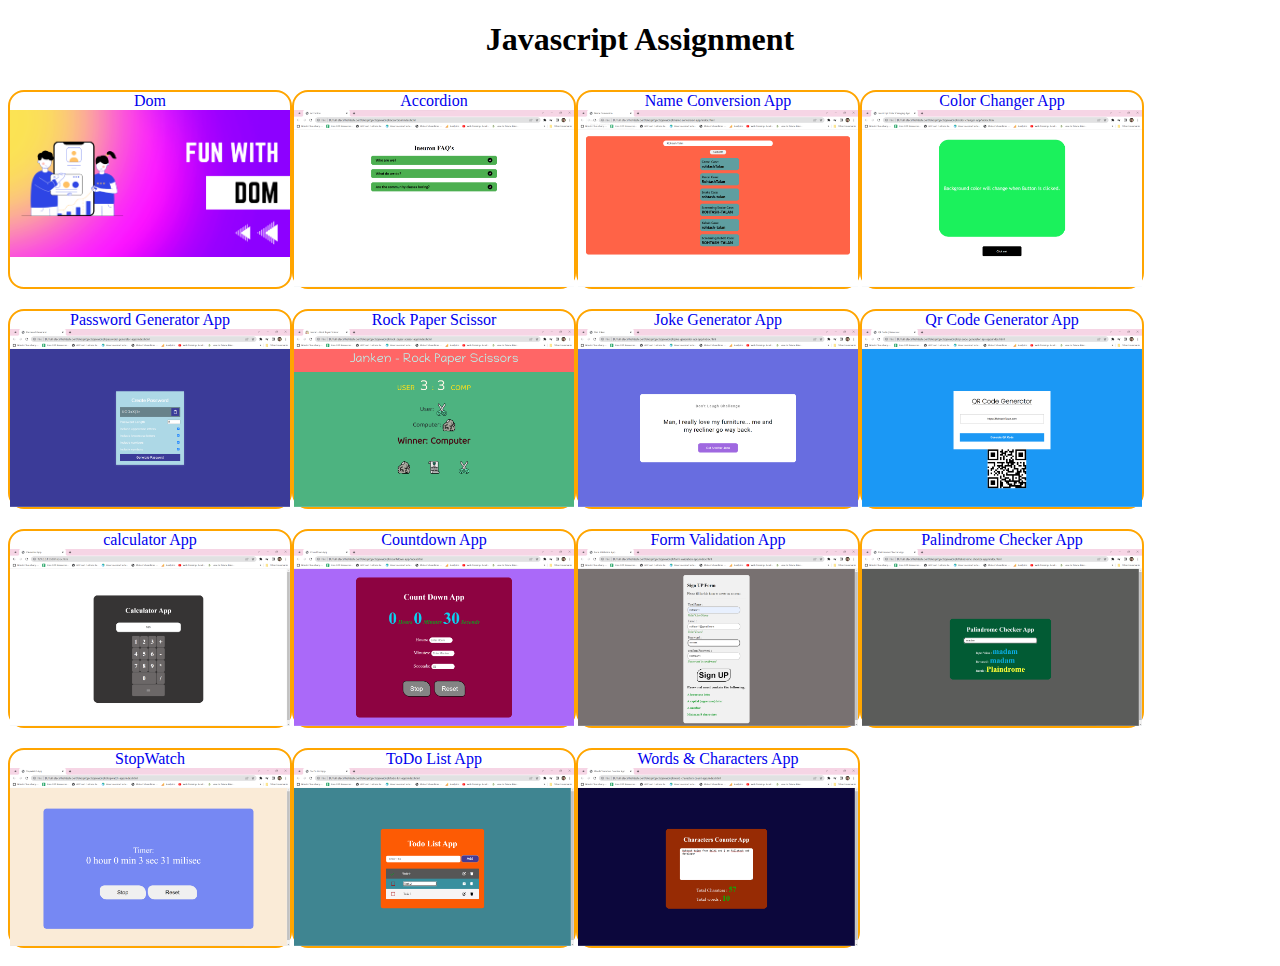
<file: javascript-assignments/index.html>
<!DOCTYPE html>
<html lang="en">
<head>
    <meta charset="UTF-8">
    <meta http-equiv="X-UA-Compatible" content="IE=edge">
    <meta name="viewport" content="width=device-width, initial-scale=1.0">
    <title>Javascript Assignment</title>
    <style>
        body{
            text-align: center;
        }
        div {
            display: flex;
            flex-wrap: wrap;
        }

        a {
            display: flex;
            flex-direction: column;
            text-align: center;
            text-decoration: none;
            margin: 10px 0;
            border: 2px solid orange;
            border-radius: 16px;
        }
    </style>
</head>

<body>
    <h1>Javascript Assignment</h1>
<div>
   <a href="https://github.com/RohtashTalan/ineuron-javascript-assignment/tree/master/dom-task" target="_blank" rel="noopener noreferrer"> Dom <img src="./dom-task/thumbnail.png" style="max-width: 280px;" /></a>
    <a href="/accordion/"> Accordion <img src="./accordion/screenshot.png" style="max-width: 280px;"></a>
    <a href="/name-conversion-app/"> Name Conversion App <img src="./name-conversion-app/screenshot.png" style="max-width: 280px;"></a>
    <a href="/color-changer-app/"> Color Changer App <img src="./color-changer-app/screenshot.png" style="max-width: 280px;"></a>
    <a href="/password-generator-app/"> Password Generator App <img src="./password-generator-app/screenshot.png"
            style="max-width: 280px;"></a>
    <a href="/rock-paper-scissor-app/"> Rock Paper Scissor <img src="./rock-paper-scissor-app/screenshot.png"
            style="max-width: 280px;"></a>
    <a href="/joke-generator-api-app/"> Joke Generator App <img src="./joke-generator-api-app/screenshot.png"
            style="max-width: 280px;"></a>
    <a href="/qr-code-generator-api-app/"> Qr Code Generator App<img src="./qr-code-generator-api-app/screenshot.png"
            style="max-width: 280px;"></a>
    <a href="/calculator-app/"> calculator App <img src="./calculator-app/screenshot.png" style="max-width: 280px;"></a>
    <a href="/countdown-app/"> Countdown App <img src="./countdown-app/screenshot.png" style="max-width: 280px;"></a>
    <a href="/form-validation-app/"> Form Validation App <img src="./form-validation-app/screenshot.png" style="max-width: 280px;"></a>
    <a href="/Palindrome-checker-app/"> Palindrome Checker App<img src="./Palindrome-checker-app/screenshot.png"
            style="max-width: 280px;"></a>
    <a href="/stopwatch-app/"> StopWatch <img src="./stopwatch-app/screenshot.png" style="max-width: 280px;"></a>
    <a href="/todo-list-app/"> ToDo List App <img src="./todo-list-app/screenshot.png" style="max-width: 280px;"></a>
    <a href="/word-characters-count-app/"> Words & Characters App <img src="./word-characters-count-app/screenshot.png"
            style="max-width: 280px;"></a>
</div>

</body>

</html>
</file>
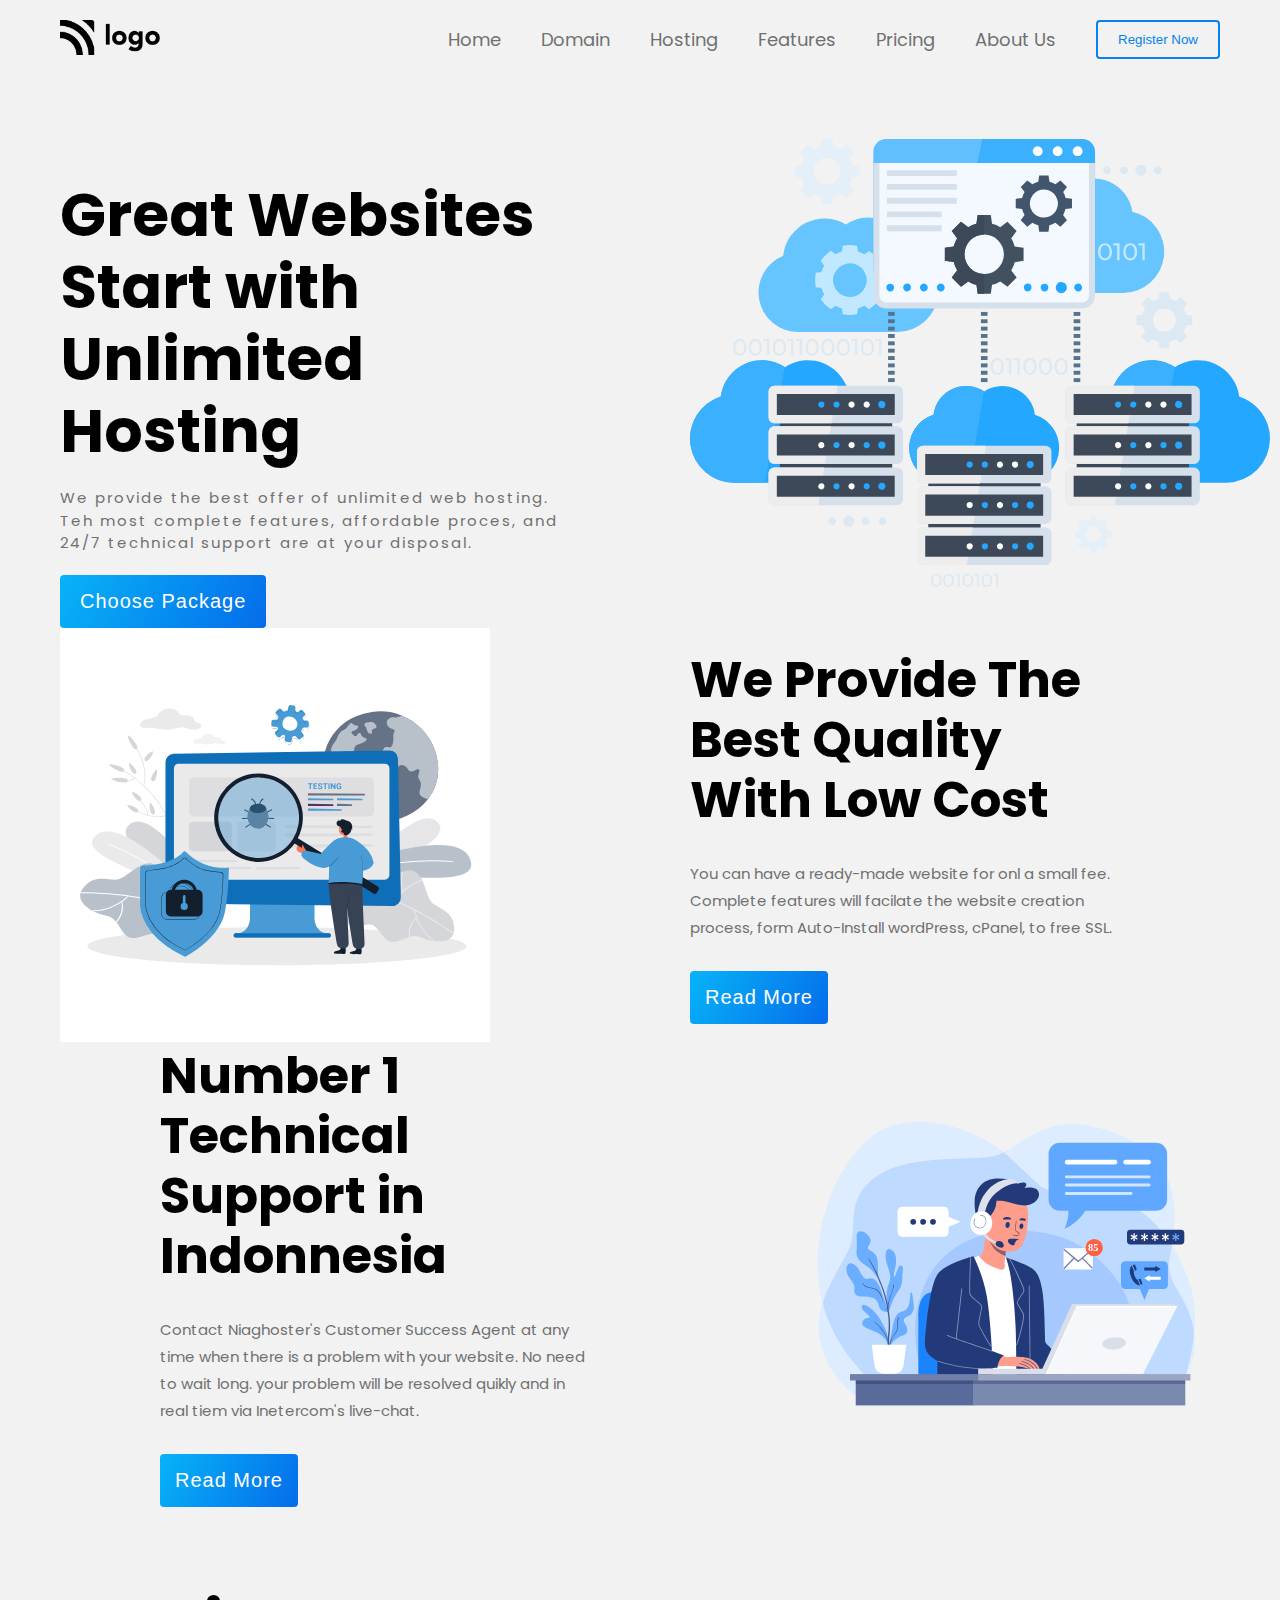
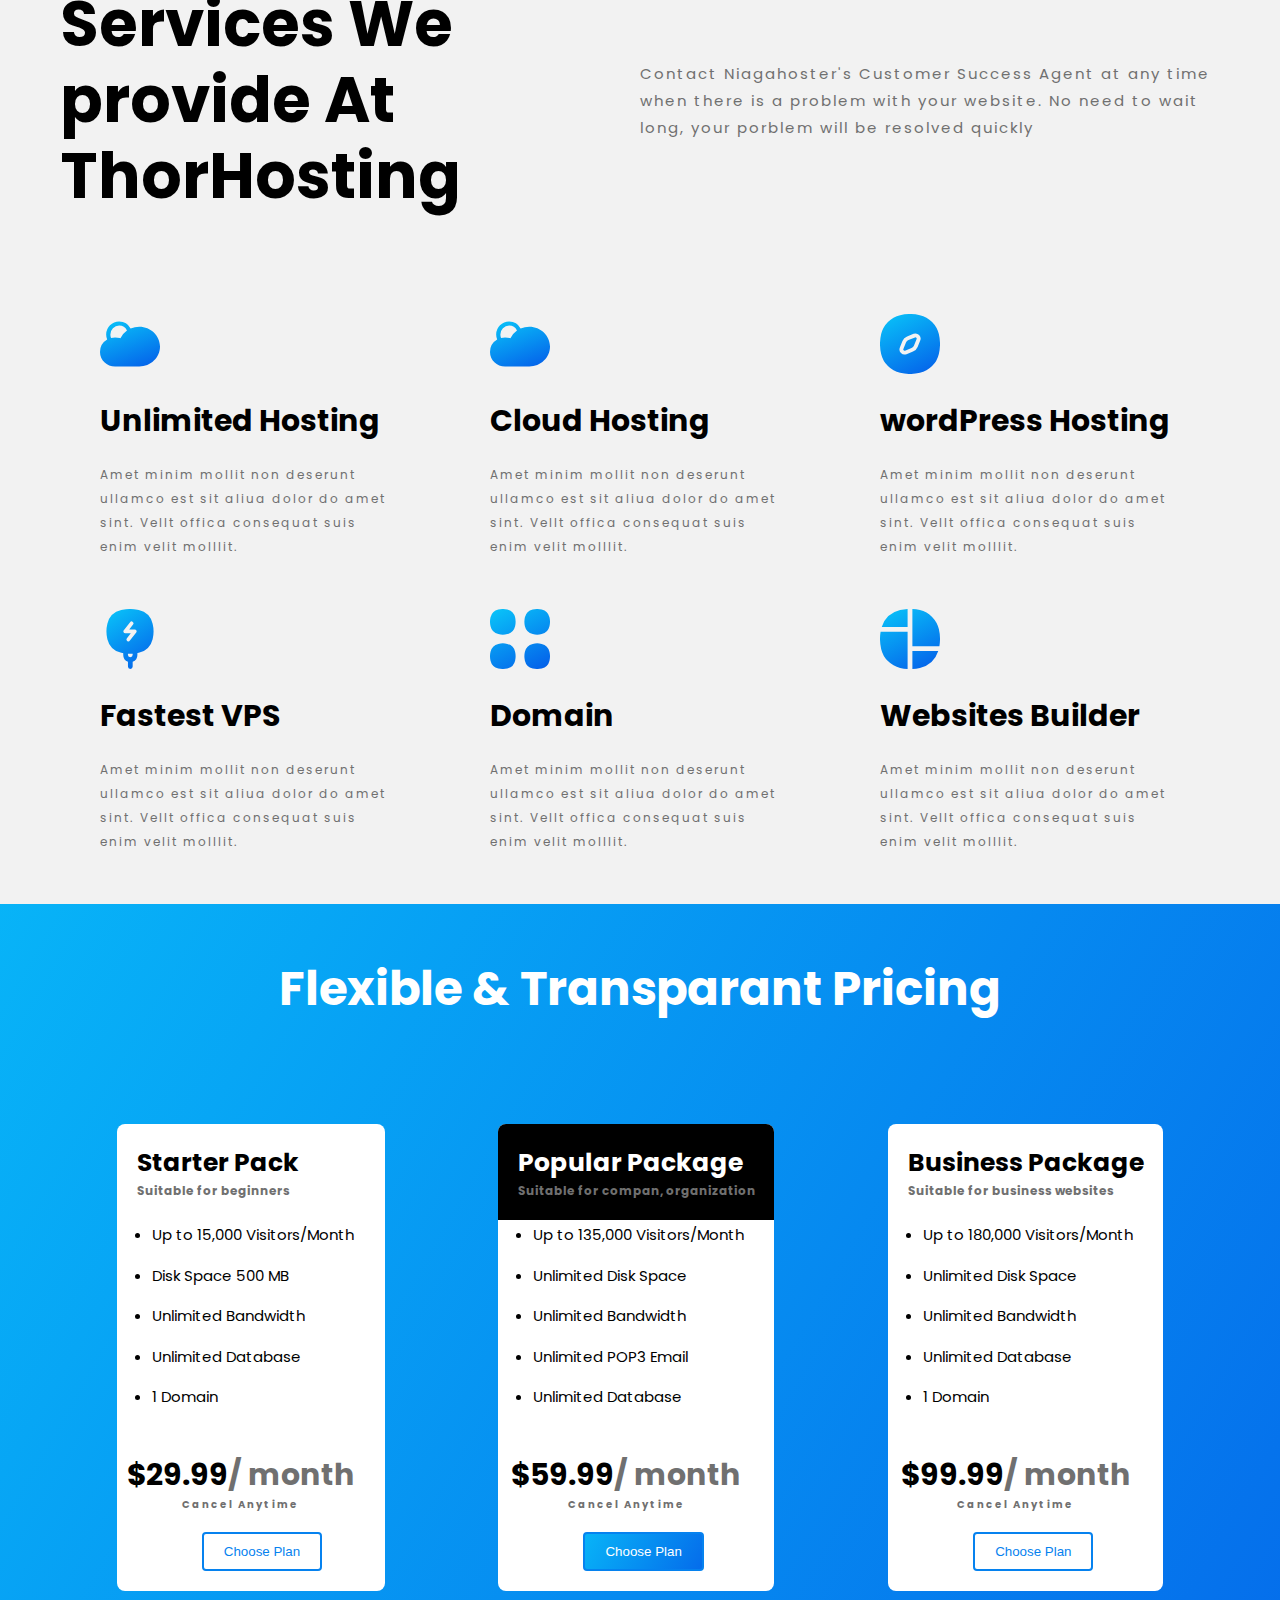
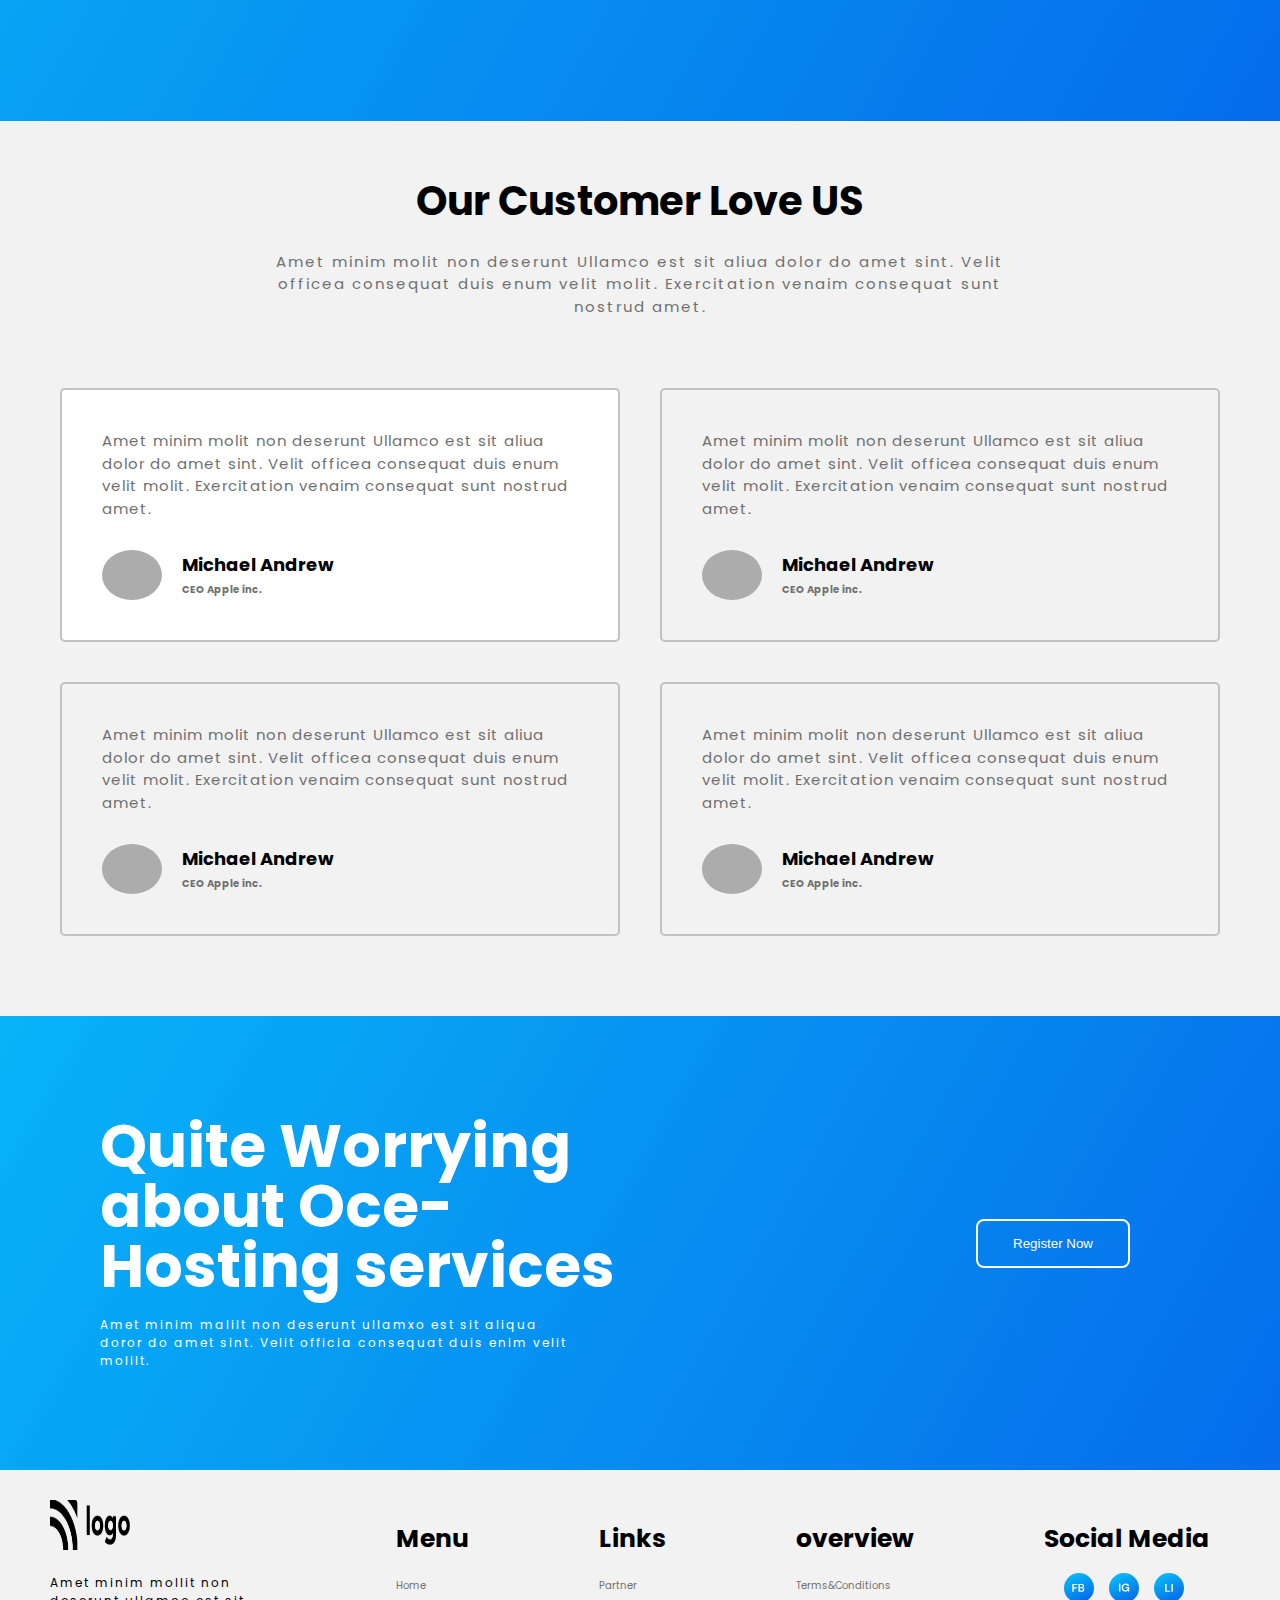
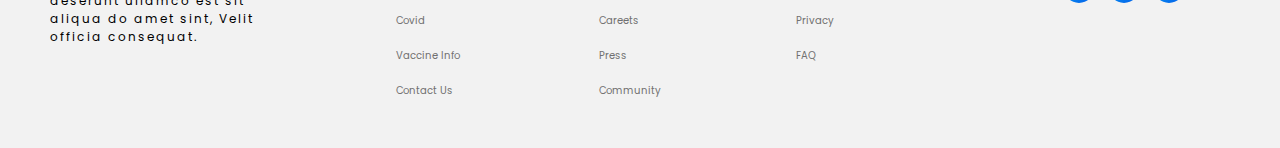
<file: css-assignments/live-class-project-11/index.html>
<!DOCTYPE html>
<html lang="en">
<head>
    <meta charset="UTF-8">
    <meta http-equiv="X-UA-Compatible" content="IE=edge">
    <meta name="viewport" content="width=device-width, initial-scale=1.0">
    <title>Hosting Landing Page</title>
    <link rel="stylesheet" href="style.css">
</head>

<body>
    <!-- Header -->
    <header aria-label="header" class="flex container">
        <div class="logo">
            <img src="./images/Logo.png" alt="logo">
        </div>
        <nav aria-label="navigation" class="flex">
            <ul class="nav-list flex">
                <li class="nav-list-link"><a href="#">Home</a></li>
                <li class="nav-list-link"><a href="#">Domain</a></li>
                <li class="nav-list-link"><a href="#">Hosting</a></li>
                <li class="nav-list-link"><a href="#">Features</a></li>
                <li class="nav-list-link"><a href="#">Pricing</a></li>
                <li class="nav-list-link"><a href="#">About Us</a></li>
            </ul>
            <button class="nav-button" type="button">Register Now</button>
        </nav>
    </header>
    <!-- hero -->
    <section class="hero container flex" aria-label="hero">
        <div class="hero-left flex">
            <h1 class="hero-left-heading">
                Great Websites Start with Unlimited <br>
                Hosting
            </h1>
            <p class="hero-left-details">
                We provide the best offer of unlimited web hosting. Teh most
                complete features, affordable proces, and 24/7 technical
                support are at your disposal.
            </p>
            <button class="hero-left-button btn">Choose Package</button>
        </div>
        <div class="hero-right">
            <img src="./images/hero.svg" alt="hero image">
        </div>
    </section>

    <section aria-label="about" class="about container flex">
        <div class="about-left">
            <img src="./images/test.svg" alt="testing image">
        </div>
        <div class="about-right">
            <h2 class="section-heading">
                We Provide The Best Quality With Low Cost
            </h2>
            <p class="section-discription">
                You can have a ready-made website for onl a small fee.
                Complete features will facilate the website creation
                process, form Auto-Install wordPress, cPanel, to free SSL.
            </p>
            <button class="btn">Read More</button>
        </div>
    </section>

    <section aria-label="support" class="support container flex">
        <div class="support-left">
            <h2 class="section-heading">
                Number 1 Technical Support in Indonnesia
            </h2>
            <p class="section-discription">
                Contact Niaghoster's Customer Success Agent at any time when
                there is a problem with your website. No need to wait long.
                your problem will be resolved quikly and in real tiem via
                Inetercom's live-chat.
            </p>
            <button class="btn">Read More</button>
        </div>
        <div class="support-right">
            <img src="./images/technicalsupportillustration.svg" alt="technical support illustration">
        </div>
    </section>
    <section aria-label="services" class="services container">
        <div class="services-part1 flex">
            <h2 class="section-heading">
                Services We provide At ThorHosting
            </h2>
            <p class="section-discription">
                Contact Niagahoster's Customer Success Agent at any time
                when there is a problem with your website. No need to wait
                long, your porblem will be resolved quickly
            </p>
        </div>
        <div class="services-cards">
            <div class="services-card">
                <div class="services-card-logo">
                    <img src="./images/cloud.svg" alt="cloud">
                </div>
                <div class="services-card-heading">
                    <h3>Unlimited Hosting</h3>
                </div>
                <div class="services-card-description">
                    <p>
                        Amet minim mollit non deserunt ullamco est sit aliua
                        dolor do amet sint. Vellt offica consequat suis enim
                        velit molllit.
                    </p>
                </div>
            </div>

            <div class="services-card">
                <div class="services-card-logo">
                    <img src="./images/cloud.svg" alt="cloud">
                </div>
                <div class="services-card-heading">
                    <h3>Cloud Hosting</h3>
                </div>
                <div class="services-card-description">
                    <p>
                        Amet minim mollit non deserunt ullamco est sit aliua
                        dolor do amet sint. Vellt offica consequat suis enim
                        velit molllit.
                    </p>
                </div>
            </div>
            <div class="services-card">
                <div class="services-card-logo">
                    <img src="./images/hosting.svg" alt="hosting">
                </div>
                <div class="services-card-heading">
                    <h3>wordPress Hosting</h3>
                </div>
                <div class="services-card-description">
                    <p>
                        Amet minim mollit non deserunt ullamco est sit aliua
                        dolor do amet sint. Vellt offica consequat suis enim
                        velit molllit.
                    </p>
                </div>
            </div>
            <div class="services-card">
                <div class="services-card-logo">
                    <img src="./images/vps.svg" alt="vps">
                </div>
                <div class="services-card-heading">
                    <h3>Fastest VPS</h3>
                </div>
                <div class="services-card-description">
                    <p>
                        Amet minim mollit non deserunt ullamco est sit aliua
                        dolor do amet sint. Vellt offica consequat suis enim
                        velit molllit.
                    </p>
                </div>
            </div>
            <div class="services-card">
                <div class="services-card-logo">
                    <img src="./images/domain.svg" alt="domain">
                </div>
                <div class="services-card-heading">
                    <h3>Domain</h3>
                </div>
                <div class="services-card-description">
                    <p>
                        Amet minim mollit non deserunt ullamco est sit aliua
                        dolor do amet sint. Vellt offica consequat suis enim
                        velit molllit.
                    </p>
                </div>
            </div>

            <div class="services-card">
                <div class="services-card-logo">
                    <img src="./images/website-builder.svg" alt="website-builder">
                </div>
                <div class="services-card-heading">
                    <h3>Websites Builder</h3>
                </div>
                <div class="services-card-description">
                    <p>
                        Amet minim mollit non deserunt ullamco est sit aliua
                        dolor do amet sint. Vellt offica consequat suis enim
                        velit molllit.
                    </p>
                </div>
            </div>
        </div>
    </section>

    <section aria-label="pricing" class="pricing container">
        <div class="pricing-heading">
            <h3>Flexible &amp; Transparant Pricing</h3>
        </div>
        <div class="Pricing-cards">
            <div class="pricing-card">
                <div class="pricing-card-heading">
                    <h3>Starter Pack</h3>
                    <h4>Suitable for beginners</h4>
                </div>

                <div class="pricing-features">
                    <ul class="pricing-features-list">
                        <li>Up to 15,000 Visitors/Month</li>
                        <li>Disk Space 500 MB</li>
                        <li>Unlimited Bandwidth</li>
                        <li>Unlimited Database</li>
                        <li>1 Domain</li>
                    </ul>
                </div>
                <div class="pricing-month">
                    <h4>$29.99<span>/ month</span></h4>
                    <h5>Cancel Anytime</h5>
                </div>
                <button class="nav-button button" type="button">
                    Choose Plan
                </button>
            </div>
            <div class="pricing-card">
                <div class="pricing-card-heading pricing-card-heading-active">
                    <h3>Popular Package</h3>
                    <h4>Suitable for compan, organization</h4>
                </div>

                <div class="pricing-features">
                    <ul class="pricing-features-list">
                        <li>Up to 135,000 Visitors/Month</li>
                        <li>Unlimited Disk Space</li>
                        <li>Unlimited Bandwidth</li>
                        <li>Unlimited POP3 Email</li>
                        <li>Unlimited Database</li>
                    </ul>
                </div>
                <div class="pricing-month">
                    <h4>$59.99<span>/ month</span></h4>
                    <h5>Cancel Anytime</h5>
                </div>
                <button class="nav-button button button-active" type="button">
                    Choose Plan
                </button>
            </div>
            <div class="pricing-card">
                <div class="pricing-card-heading">
                    <h3>Business Package</h3>
                    <h4>Suitable for business websites</h4>
                </div>

                <div class="pricing-features">
                    <ul class="pricing-features-list">
                        <li>Up to 180,000 Visitors/Month</li>
                        <li>Unlimited Disk Space</li>
                        <li>Unlimited Bandwidth</li>
                        <li>Unlimited Database</li>
                        <li>1 Domain</li>
                    </ul>
                </div>
                <div class="pricing-month">
                    <h4>$99.99<span>/ month</span></h4>
                    <h5>Cancel Anytime</h5>
                </div>
                <button class="nav-button button" type="button">
                    Choose Plan
                </button>
            </div>
        </div>
    </section>

    <section aria-label="review" class="review container flex">
        <div class="review-heading">
            <h3>Our Customer Love US</h3>
            <p>
                Amet minim molit non deserunt Ullamco est sit aliua dolor do
                amet sint. Velit officea consequat duis enum velit molit.
                Exercitation venaim consequat sunt nostrud amet.
            </p>
        </div>
        <div class="review-cards">
            <div class="review-card review-card-active">
                <div class="review-card-discription">
                    <p>
                        Amet minim molit non deserunt Ullamco est sit aliua
                        dolor do amet sint. Velit officea consequat duis
                        enum velit molit. Exercitation venaim consequat sunt
                        nostrud amet.
                    </p>
                </div>
                <div class="review-card-profile flex">
                    <span></span>
                    <div class="profile-detail">
                        <h4>Michael Andrew</h4>
                        <h5>CEO Apple inc.</h5>
                    </div>
                </div>
            </div>
            <div class="review-card">
                <div class="review-card-discription">
                    <p>
                        Amet minim molit non deserunt Ullamco est sit aliua
                        dolor do amet sint. Velit officea consequat duis
                        enum velit molit. Exercitation venaim consequat sunt
                        nostrud amet.
                    </p>
                </div>
                <div class="review-card-profile flex">
                    <span></span>
                    <div class="profile-detail">
                        <h4>Michael Andrew</h4>
                        <h5>CEO Apple inc.</h5>
                    </div>
                </div>
            </div>
            <div class="review-card">
                <div class="review-card-discription">
                    <p>
                        Amet minim molit non deserunt Ullamco est sit aliua
                        dolor do amet sint. Velit officea consequat duis
                        enum velit molit. Exercitation venaim consequat sunt
                        nostrud amet.
                    </p>
                </div>
                <div class="review-card-profile flex">
                    <span></span>
                    <div class="profile-detail">
                        <h4>Michael Andrew</h4>
                        <h5>CEO Apple inc.</h5>
                    </div>
                </div>
            </div>
            <div class="review-card">
                <div class="review-card-discription">
                    <p>
                        Amet minim molit non deserunt Ullamco est sit aliua
                        dolor do amet sint. Velit officea consequat duis
                        enum velit molit. Exercitation venaim consequat sunt
                        nostrud amet.
                    </p>
                </div>
                <div class="review-card-profile flex">
                    <span></span>
                    <div class="profile-detail">
                        <h4>Michael Andrew</h4>
                        <h5>CEO Apple inc.</h5>
                    </div>
                </div>
            </div>
        </div>
    </section>
    <section class="register flex">
        <div class="register-left">
            <h3>Quite Worrying about Oce-Hosting services</h3>
            <p>
                Amet minim malilt non deserunt ullamxo est sit aliqua doror
                do amet sint. Velit officia consequat duis enim velit
                molilt.
            </p>
        </div>
        <div class="register-right">
            <button type="button" class="register-button">
                Register Now
            </button>
        </div>
    </section>

    <!-- footer -->
    <footer aria-label="footer">
        <div class="footer-logo">
            <img src="./images/Logo.png" alt="logo">
            <p>
                Amet minim mollit non deserunt ullamco est sit aliqua do
                amet sint, Velit officia consequat.
            </p>
        </div>
        <div class="footer-menu">
            <h3 class="footer-menu-heading">Menu</h3>
            <ul class="footer-menu-list">
                <li class="footer-menu-list-item">
                    <a href="#">Home</a>
                </li>
                <li class="footer-menu-list-item">
                    <a href="#">Covid</a>
                </li>
                <li class="footer-menu-list-item">
                    <a href="#">Vaccine Info</a>
                </li>
                <li class="footer-menu-list-item">
                    <a href="#">Contact Us</a>
                </li>
            </ul>
        </div>
        <div class="footer-menu">
            <h3 class="footer-menu-heading">Links</h3>
            <ul class="footer-menu-list">
                <li class="footer-menu-list-item">
                    <a href="#">Partner</a>
                </li>
                <li class="footer-menu-list-item">
                    <a href="#">Careets</a>
                </li>
                <li class="footer-menu-list-item">
                    <a href="#">Press</a>
                </li>
                <li class="footer-menu-list-item">
                    <a href="#">Community</a>
                </li>
            </ul>
        </div>
        <div class="footer-menu">
            <h3 class="footer-menu-heading">overview</h3>
            <ul class="footer-menu-list">
                <li class="footer-menu-list-item">
                    <a href="#">Terms&amp;Conditions</a>
                </li>
                <li class="footer-menu-list-item">
                    <a href="#">Privacy</a>
                </li>
                <li class="footer-menu-list-item"><a href="#">FAQ</a></li>
            </ul>
        </div>
        <div class="footer-menu">
            <h3 class="footer-menu-heading">Social Media</h3>
            <ul class="footer-menu-social-list">
                <li class="footer-menu-social-list-items">
                    <a href="#"><img src="./images/fb.svg" alt="FB"></a>
                </li>
                <li class="footer-menu-social-list-items">
                    <a href="#"><img src="./images/ig.svg" alt="IG"></a>
                </li>
                <li class="footer-menu-social-list-items">
                    <a href="#"><img src="./images/li.svg" alt="li"></a>
                </li>
            </ul>
        </div>
    </footer>


</body>

</html>
</file>
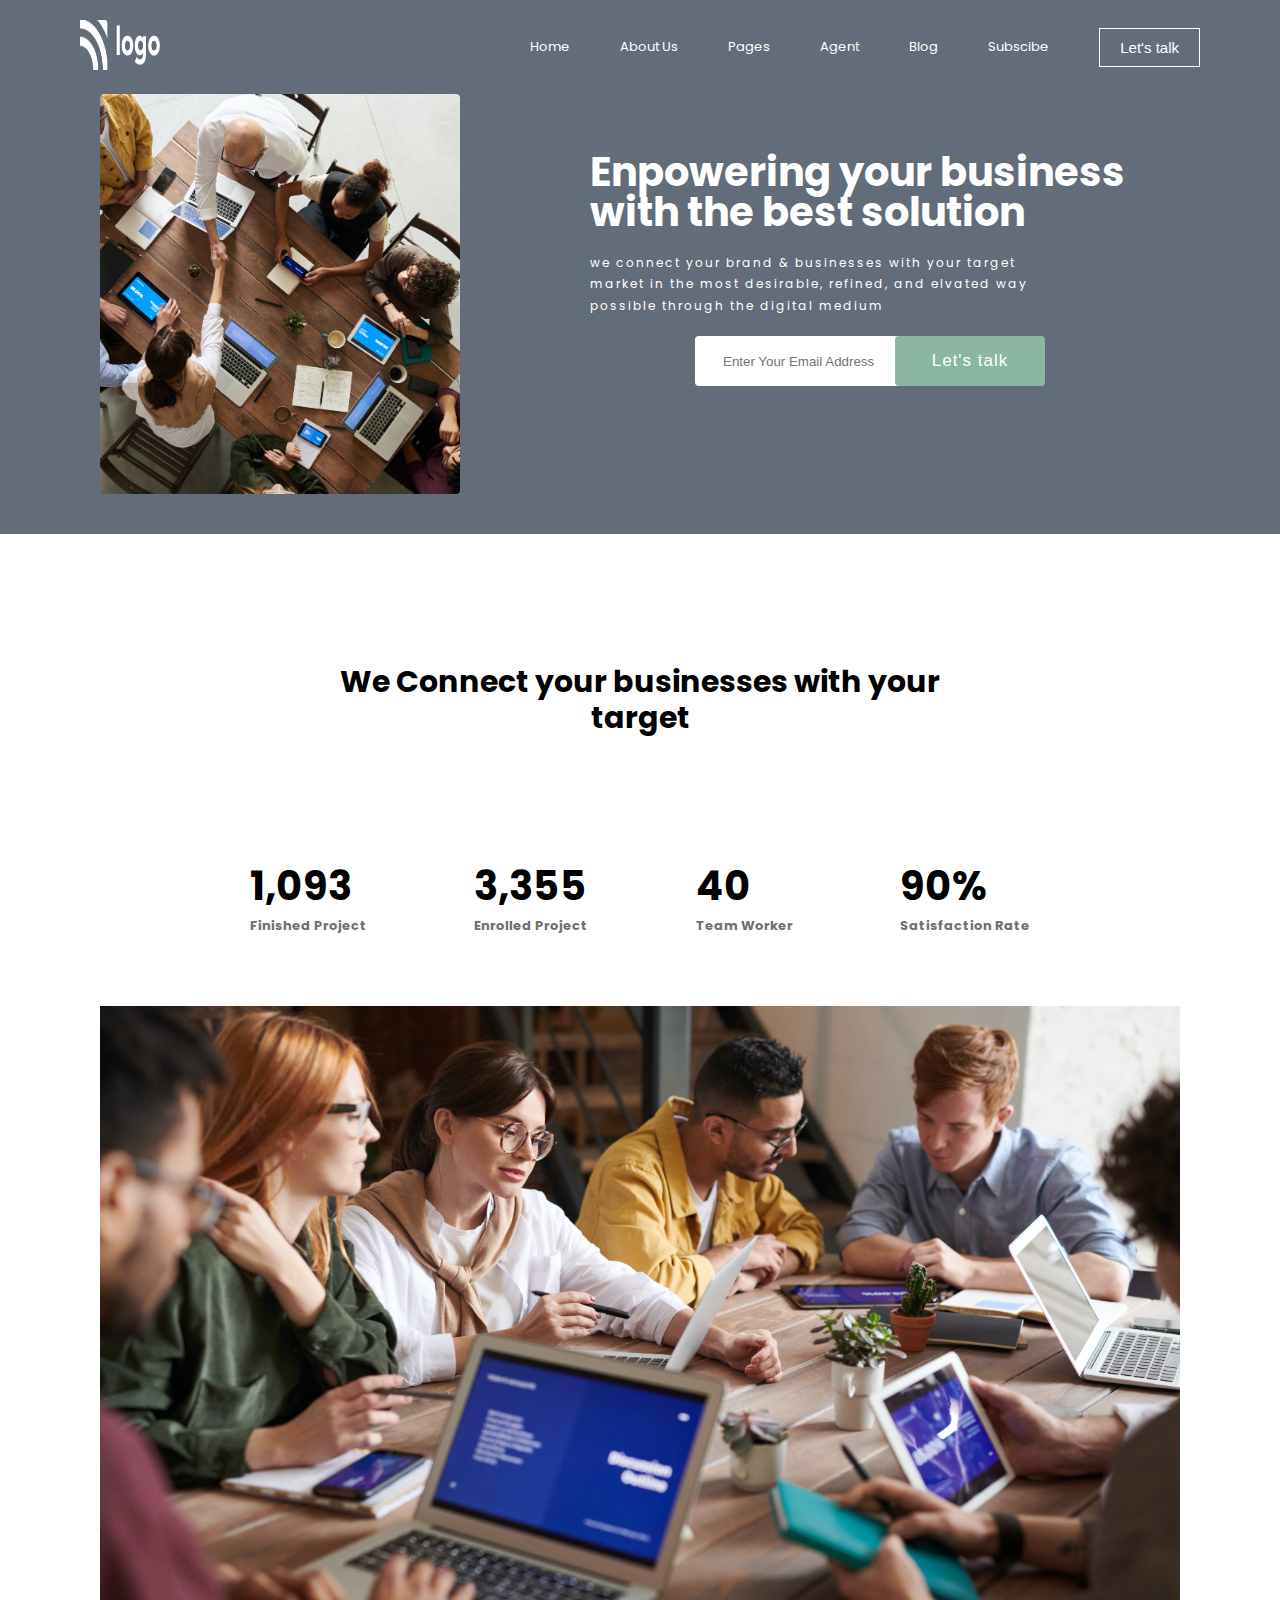
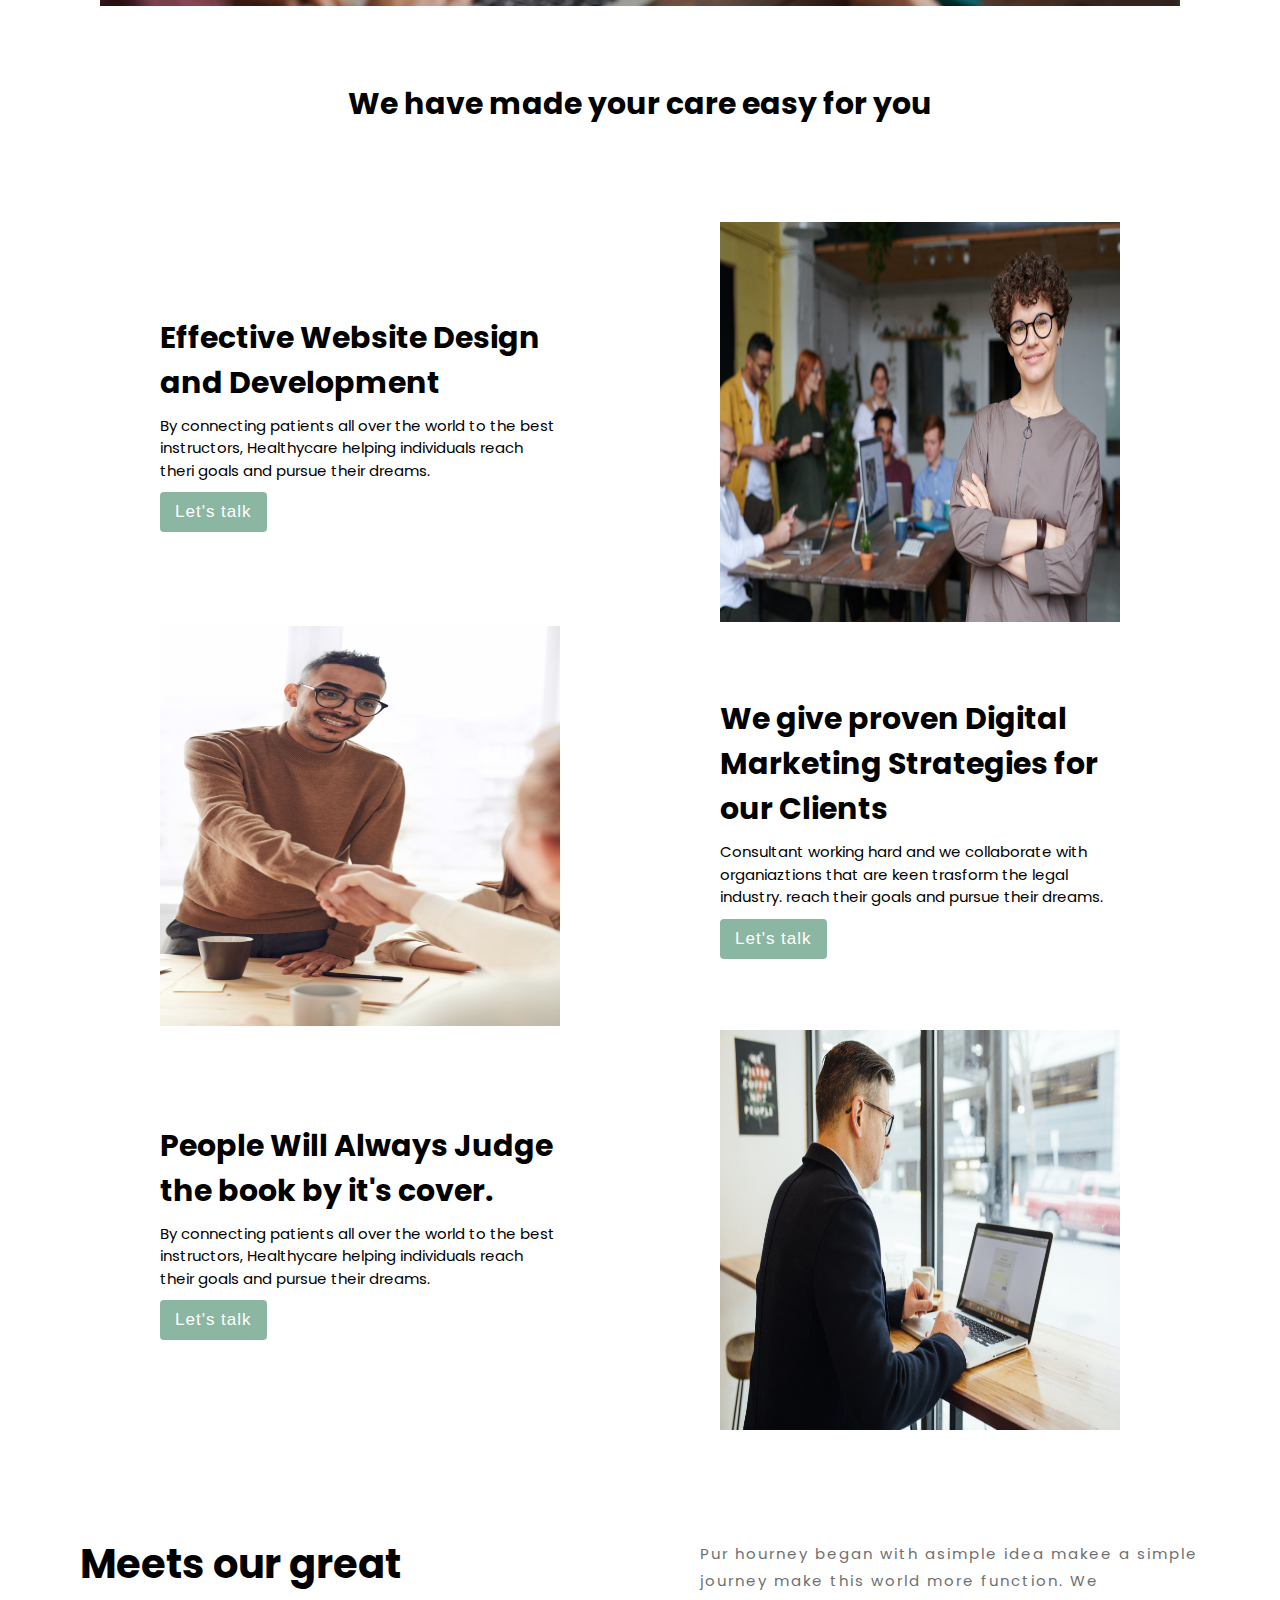
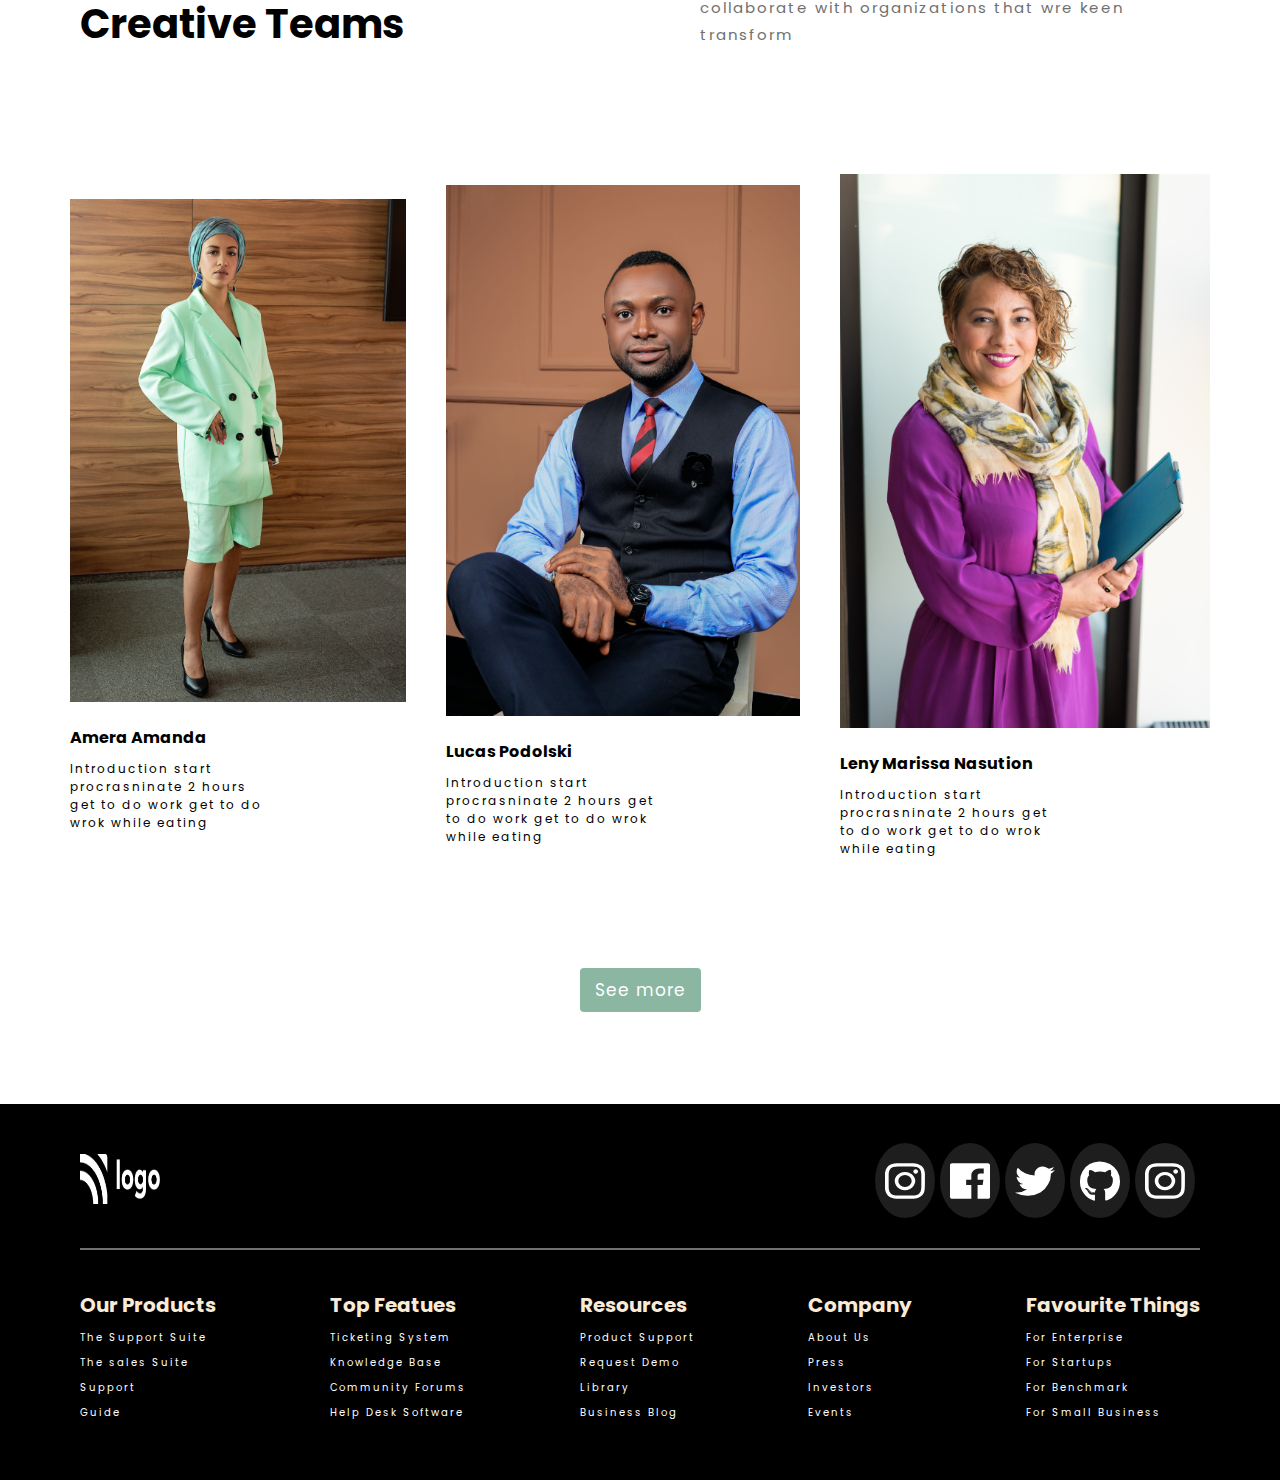
<file: css-assignments/live-class-project-12/index.html>
<!DOCTYPE html>
<html lang="en">
<head>
    <meta charset="UTF-8">
    <meta http-equiv="X-UA-Compatible" content="IE=edge">
    <meta name="viewport" content="width=device-width, initial-scale=1.0">
    <title>Business landing page</title>
    <link rel="stylesheet" href="style.css">
</head>
<body>
    <header class="header container">
        <div class="header-nav flex">
            <div class="nav-logo">
                <img src="./images/white-logo.png" alt="logo">
            </div>
            <nav class="nav flex">
                <ul class="nav-list flex">
                    <li><a href="#">Home</a></li>
                    <li><a href="#">About Us</a></li>
                    <li><a href="#">Pages</a></li>
                    <li><a href="#">Agent</a></li>
                    <li><a href="#">Blog</a></li>
                    <li><a href="#">Subscibe</a></li>
                </ul>
                <button type="button" class="nav-button">
                    Let's talk
                </button>
            </nav>
        </div>
        <div class="header-content flex">
            <div class="header-content-left"></div>
            <div class="header-content-right">
                <h1>Enpowering your business with the best solution</h1>
                <p>
                    we connect your brand &amp; businesses with your target
                    market in the most desirable, refined, and elvated way
                    possible through the digital medium
                </p>
                <form class="form" action="post">
                    <input type="email" name="email" id="email" placeholder="Enter Your Email Address">
                    <button type="button" class="btn">Let's talk</button>
                </form>
            </div>
        </div>
    </header>
    <section class="about">
        <div class="about-part-1">
            <h2 class="section-heading">
                We Connect your businesses with your target
            </h2>
            <div class="about-stats flex">
                <div class="about-stat">
                    <h3>1,093</h3>
                    <h4>Finished Project</h4>
                </div>
                <div class="about-stat">
                    <h3>3,355</h3>
                    <h4>Enrolled Project</h4>
                </div>
                <div class="about-stat">
                    <h3>40</h3>
                    <h4>Team Worker</h4>
                </div>
                <div class="about-stat">
                    <h3>90%</h3>
                    <h4>Satisfaction Rate</h4>
                </div>
            </div>
        </div>
        <div class="about-part-2"></div>
    </section>

    <section class="feature">
        <h2 class="section-heading">We have made your care easy for you</h2>
        <div class="feature-card flex">
            <div class="feature-card-discription">
                <h3>Effective Website Design and Development</h3>
                <p>
                    By connecting patients all over the world to the best
                    instructors, Healthycare helping individuals reach theri
                    goals and pursue their dreams.
                </p>
                <button type="button" class="btn">Let's talk</button>
            </div>
            <div class="feature-card-image">
                <img src="./images/pexels-fauxels-3184405.jpg" alt="images">
            </div>
        </div>
        <div class="feature-card flex">
            <div class="feature-card-image">
                <img src="./images/pexels-fauxels-3184603.jpg" alt="images">
            </div>
            <div class="feature-card-discription">
                <h3>
                    We give proven Digital Marketing Strategies for our
                    Clients
                </h3>
                <p>
                    Consultant working hard and we collaborate with
                    organiaztions that are keen trasform the legal industry.
                    reach their goals and pursue their dreams.
                </p>
                <button type="button" class="btn">Let's talk</button>
            </div>
        </div>
        <div class="feature-card flex">
            <div class="feature-card-discription">
                <h3>People Will Always Judge the book by it's cover.</h3>
                <p>
                    By connecting patients all over the world to the best
                    instructors, Healthycare helping individuals reach their
                    goals and pursue their dreams.
                </p>
                <button type="button" class="btn">Let's talk</button>
            </div>
            <div class="feature-card-image">
            <img src="./images/pexels-linkedin-sales-navigator-2182969.jpg" alt="img">
        </div>
      </div>
    </section>

    <section class="team">
        <div class="team-part-1 flex">
            <h3>Meets our great Creative Teams</h3>
            <p>
                Pur hourney began with asimple idea makee a simple journey
                make this world more function. We collaborate with
                organizations that wre keen transform
            </p>
        </div>
        <div class="team-part-2">
            <div class="team-card">
                <img src="./images/pexels-mikhail-nilov-8937870.jpg" alt="img">
                <h4 class="team-card-heading">Amera Amanda</h4>
                <p class="team-card-discription">
                    Introduction start procrasninate 2 hours get to do work
                    get to do wrok while eating
                </p>
            </div>
            <div class="team-card">
                <img src="./images//pexels-precious-judah-9154594.jpg" alt="img">
                <h4 class="team-card-heading">Lucas Podolski</h4>
                <p class="team-card-discription">
                    Introduction start procrasninate 2 hours get to do work
                    get to do wrok while eating
                </p>
            </div>
            <div class="team-card">
                <img src="./images/pexels-christina-morillo-1181424.jpg" alt="img">
                <h4 class="team-card-heading">Leny Marissa Nasution</h4>
                <p class="team-card-discription">
                    Introduction start procrasninate 2 hours get to do work
                    get to do wrok while eating
                </p>
            </div>
            </div>
        
     <div class="team-part-3">
    <buttton class="btn">See more</buttton>
    </div>
    </section>
    <footer class="footer">
      <div class="footer-part-1 flex">
        <div class="footer-logo">
          <img src="./images/white-logo.png" alt="logo">
        </div>
      <div class="footer-icons">
        <span><img src="./images/instagramAsset 3.svg" alt="ig"></span>
        <span><img src="./images//facebookAsset 2.svg" alt="fb"></span>
        <span><img src="./images/twitterAsset 1.svg" alt="twitter"></span>
        <span><img src="./images/githubAsset 2.svg" alt="github"></span>
        <span><img src="./images/instagramAsset 3.svg" alt="ig"></span>
      </div>
      </div>
    <div class="footer-part-2 flex">
        <div class="footer-menu">
        <h3>Our Products</h3>
        <ul>
          <li><a href="#">The Support Suite</a></li>
          <li><a href="#">The sales Suite</a></li>
          <li><a href="#">Support</a></li>
          <li><a href="#">Guide</a></li>
        </ul>
        </div>
        <div class="footer-menu">
        <h3>Top Featues</h3>
        <ul>
          <li><a href="#">Ticketing System</a></li>
          <li><a href="#">Knowledge Base</a></li>
          <li><a href="#">Community Forums</a></li>
          <li><a href="#">Help Desk Software</a></li>
        </ul>
        </div>
        <div class="footer-menu">
        <h3>Resources</h3>
        <ul>
          <li><a href="#">Product Support</a></li>
          <li><a href="#">Request Demo</a></li>
          <li><a href="#">Library</a></li>
          <li><a href="#">Business Blog</a></li>
        </ul>
        </div>
        <div class="footer-menu">
        <h3>Company</h3>
        <ul>
          <li><a href="#">About Us</a></li>
          <li><a href="#">Press</a></li>
          <li><a href="#">Investors</a></li>
          <li><a href="#">Events</a></li>
        </ul>
        </div>
        <div class="footer-menu">
        <h3>Favourite Things</h3>
        <ul>
          <li><a href="#">For Enterprise</a></li>
          <li><a href="#">For Startups</a></li>
          <li><a href="#">For Benchmark</a></li>
          <li><a href="#">For Small Business</a></li>
        </ul>
        </div>
    </div>
    </footer>


</body>
</html>
</file>
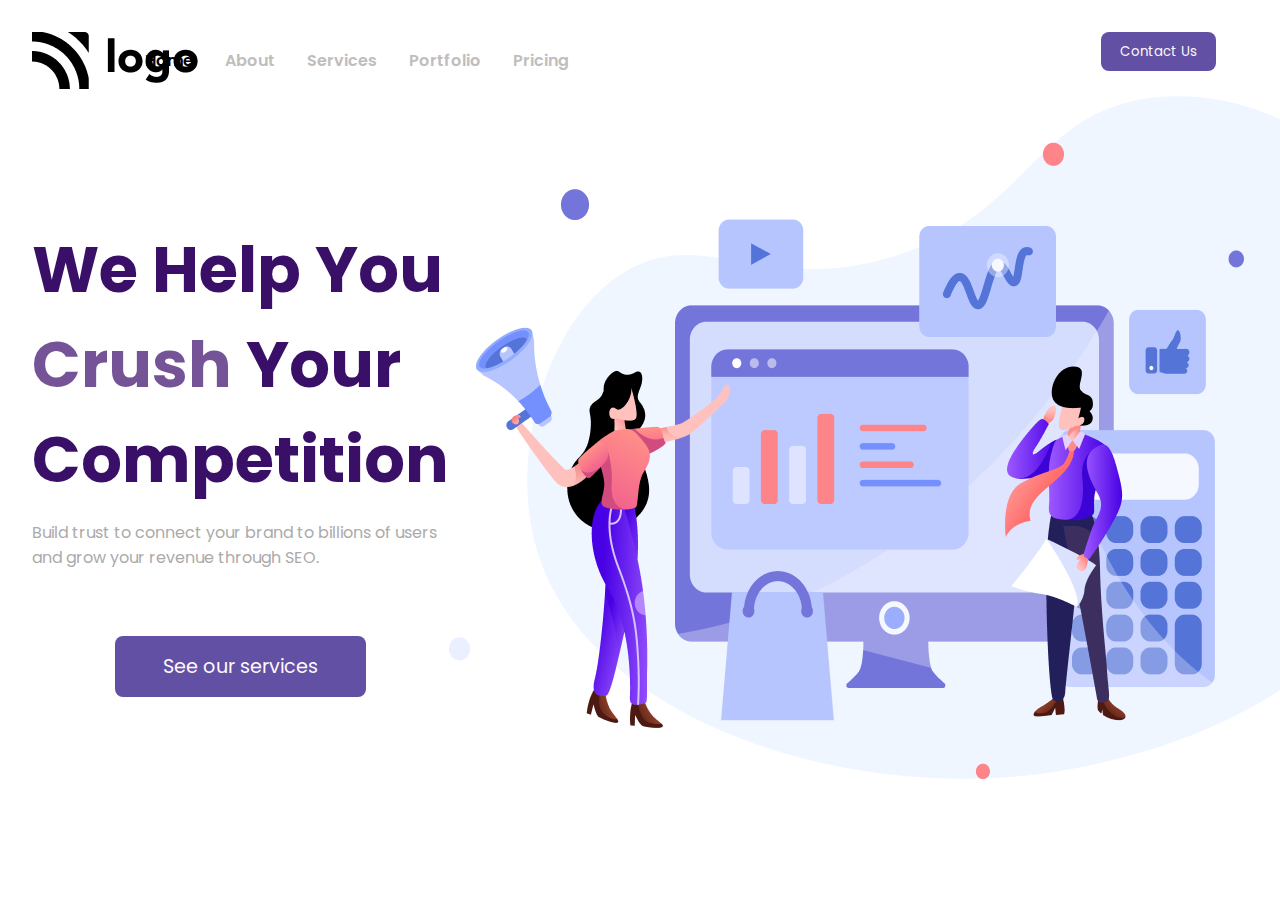
<file: css-assignments/live-class-project-4/index.html>
<!DOCTYPE html>
<html lang="en">
  <head>
    <meta charset="UTF-8" />
    <meta http-equiv="X-UA-Compatible" content="IE=edge" />
    <meta name="viewport" content="width=device-width, initial-scale=1.0" />
    <!-- stylesheet -->
    <link rel="stylesheet" href="style.css" />
    <!-- Font -->
    <link rel="preconnect" href="https://fonts.googleapis.com" />
    <link rel="preconnect" href="https://fonts.gstatic.com" crossorigin />
    <link
      href="https://fonts.googleapis.com/css2?family=Poppins:wght@200;300;400;500;600;700;800&display=swap"
      rel="stylesheet"
    />
    <title>Document</title>
  </head>
  <body>
    <div class="container">
      <section aria-label="navbar">
        <nav class="navbar-container">
          <div>
            <img src="./assets/Logo.png" alt="brand-logo" />
          </div>
          <div class="grow-list">
            <ul class="list">
              <li class="list-item">Home</li>
              <li class="list-item">About</li>
              <li class="list-item">Services</li>
              <li class="list-item">Portfolio</li>
              <li class="list-item">Pricing</li>
            </ul>
          </div>
          <div class="button-group">
            <button class="nav-button">Contact Us</button>
          </div>
        </nav>
      </section>
      <!-- Banner -->
      <section aria-label="banner">
        <div class="banner-container">
          <!-- Left text -->
          <div>
            <h1 class="heading-text">
              We Help You <span>Crush</span> Your Competition
            </h1>
            <p class="description">
              Build trust to connect your brand to billions of users and grow
              your revenue through SEO.
            </p>
            <button class="nav-button btn">See our services</button>
          </div>
          <!-- Right Text -->
          <div>
            <img src="./assets/Header Illustration.png" alt="illustration" />
          </div>
        </div>
      </section>
    </div>
  </body>
</html>
</file>
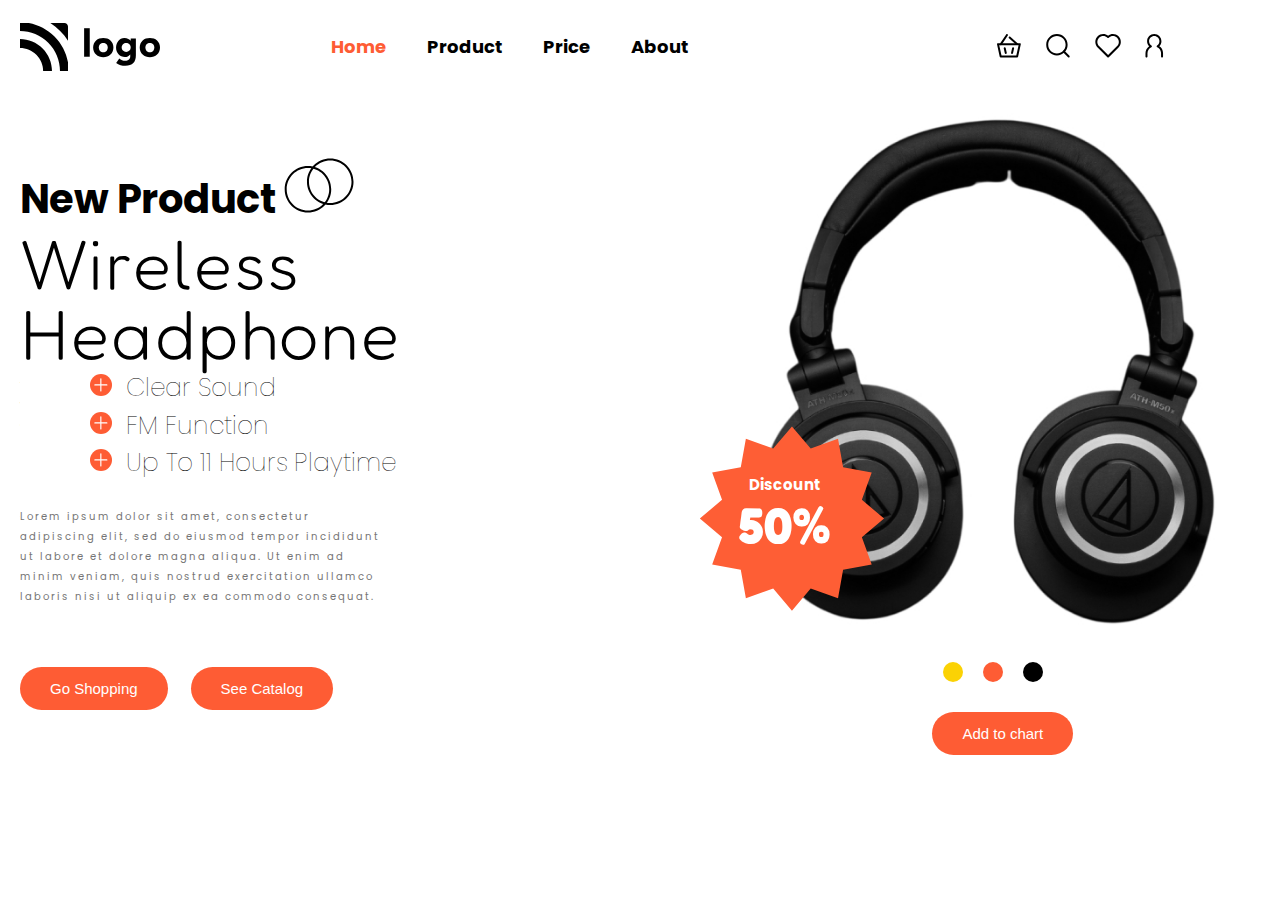
<file: css-assignments/live-class-project-7/index.html>
<!DOCTYPE html>
<html lang="en">
  <head>
    <meta charset="UTF-8" />
    <meta http-equiv="X-UA-Compatible" content="IE=edge" />
    <meta name="viewport" content="width=device-width, initial-scale=1.0" />
    <link rel="stylesheet" href="css/index.css" />
    <link rel="preconnect" href="https://fonts.googleapis.com" />
    <link rel="preconnect" href="https://fonts.gstatic.com" crossorigin />
    <link
      href="https://fonts.googleapis.com/css2?family=Fredoka+One&family=Poppins&display=swap"
      rel="stylesheet"
    />
    <title>Product Home Page</title>
  </head>
  <body>
    <nav>
      <img src="./images/logo.svg" alt="logo" />
      <div class="nav-items">
        <h5 class="nav-item active-item">Home</h5>
        <h5 class="nav-item">Product</h5>
        <h5 class="nav-item">Price</h5>
        <h5 class="nav-item">About</h5>
      </div>
      <img src="./images/actions.svg" alt="actions" />
    </nav>
    <div class="intro-section">
      <div class="left-section">
        <h3>
          New Product
          <img src="./images/circles.svg" alt="circles" />
        </h3>
        <h1>Wireless Headphone</h1>
        <div class="sub-headlines">
          <h5 class="sub-headline">
            <img src="./images/plus.svg" alt="plus" /> Clear Sound
          </h5>
          <h5 class="sub-headline">
            <img src="./images/plus.svg" alt="plus" /> FM Function
          </h5>
          <h5 class="sub-headline">
            <img src="./images/plus.svg" alt="plus" /> Up To 11 Hours Playtime
          </h5>
        </div>
        <p class="text">
          Lorem ipsum dolor sit amet, consectetur adipiscing elit, sed do
          eiusmod tempor incididunt ut labore et dolore magna aliqua. Ut enim ad
          minim veniam, quis nostrud exercitation ullamco laboris nisi ut
          aliquip ex ea commodo consequat.
        </p>
        <div class="action-btns">
          <button class="action-btn">Go Shopping</button>
          <button class="action-btn">See Catalog</button>
        </div>
      </div>
      <div class="right-section">
        <div class="headphone-div">
          <img src="./images/discount.svg" alt="discount" class="discount" />
          <div class="discount-content">
            <h4>Discount</h4>
            <h1>50%</h1>
          </div>
          <img src="./images/headphones.jpg" alt="headphone" />
        </div>
        <div class="dots">
          <div class="dot yellow-dot"></div>
          <div class="dot tomato-dot"></div>
          <div class="dot black-dot"></div>
        </div>
        <button class="action-btn">Add to chart</button>
      </div>
    </div>
  </body>
</html>
</file>
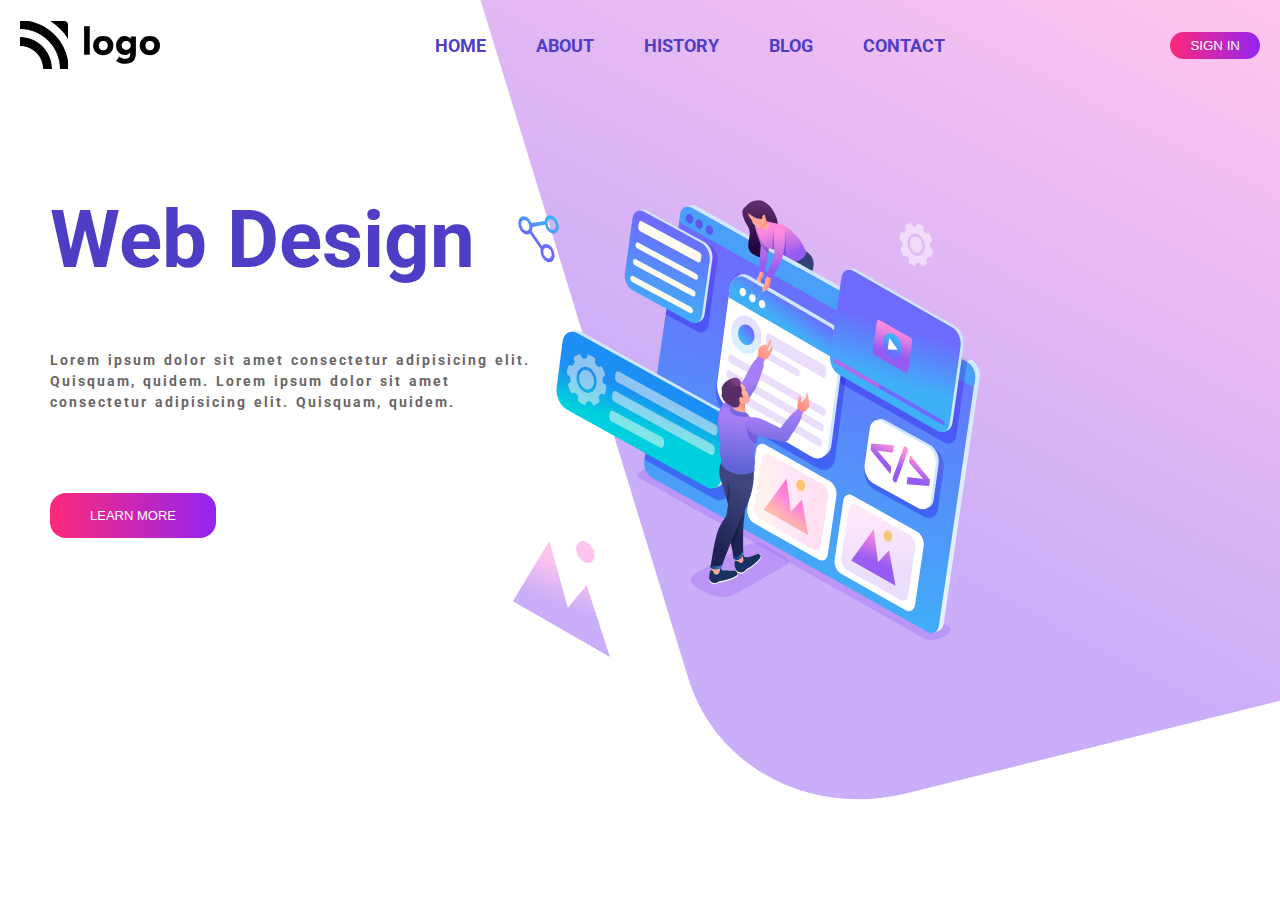
<file: css-assignments/live-class-project-8/index.html>
<!DOCTYPE html>
<html lang="en">
  <head>
    <meta charset="UTF-8" />
    <meta http-equiv="X-UA-Compatible" content="IE=edge" />
    <meta name="viewport" content="width=device-width, initial-scale=1.0" />
    <link rel="stylesheet" href="css/index.css" />
    <link rel="preconnect" href="https://fonts.googleapis.com" />
    <link rel="preconnect" href="https://fonts.gstatic.com" crossorigin />
    <link
      href="https://fonts.googleapis.com/css2?family=Roboto&display=swap"
      rel="stylesheet"
    />
    <title>Design Landing Page</title>
  </head>
  <body>
    <div class="main-div">
      <nav>
        <img src="./images/logo.svg" alt="logo" />
        <div class="nav-items">
          <h5 class="nav-item">HOME</h5>
          <h5 class="nav-item">ABOUT</h5>
          <h5 class="nav-item">HISTORY</h5>
          <h5 class="nav-item">BLOG</h5>
          <h5 class="nav-item">CONTACT</h5>
        </div>
        <button class="signin-btn">SIGN IN</button>
      </nav>
      <div class="intro-section">
        <div class="left-section">
          <h1>Web Design</h1>
          <h4>
            Lorem ipsum dolor sit amet consectetur adipisicing elit.
             Quisquam,
            quidem. Lorem ipsum dolor sit amet consectetur adipisicing elit.
            Quisquam, quidem.
          </h4>
          <button class="learn-more-btn">LEARN MORE</button>
        </div>
        <div class="imgs-div">
          <img src="./images/vector.svg" alt="vector-img" class="vector-img" />
          <img
            src="./images/vector-dot.svg"
            alt="vector-dot"
            class="vector-dot"
          />
          <img src="./images/intro-img.svg" alt="intro-img" />
        </div>
      </div>
    </div>
  </body>
</html>
</file>
<file: css-assignments/live-class-project-11/style.css>
/* POPPINS FONT FAMILY */
@import url('https://fonts.googleapis.com/css2?family=Poppins&display=swap');
@import url('https://fonts.googleapis.com/css2?family=Righteous&display=swap');

/* css variable and resets */

:root {
    --cl-white: hsl(0, 0%, 100%);
    --cl-grey: hsl(0, 0%, 95%);
    --cl-grey-dark: hsl(0, 0%, 44%);
    --cl-black: hsl(0, 0%, 0%);
    --cl-blue: hsl(208, 95%, 48%);

    --cl-b-g: linear-gradient(120deg, hsl(197, 94%, 50%), hsl(213, 96%, 47%));
}

*,
*::before,
*::after {
    margin: 0;
    padding: 0;
    box-sizing: border-box;
}

html {
    scroll-behavior: smooth;
    font-size: 62.5%;
    overflow-x: hidden;
}

body {
    min-width: 100%;
    min-height: 100vh;
    background-color: var(--cl-grey);
    font-family: 'POPPINS', sans-serif;
    line-height: 1.5;
}

img {
    width: 100%;
}

ul li {
    list-style: none;
}

a {
    color: var(--cl-black);
    text-decoration: none;
}

button {
    background-color: transparent;
    border: none;
    outline: none;
}

@media (prefers-reduced-motion: reduce) {
    html:focus-within {
        scroll-behavior: auto;
    }

    *,
    *::before,
    *::after {
        animation-duration: 0.01ms !important;
        animation-iteration-count: 1 !important;
        transition-duration: 0.01ms !important;
        scroll-behavior: auto !important;
    }
}

/* utilities classes */

.container {
    margin-inline: auto;
    padding: 0 6rem 0 6rem;
    position: relative;
}

.flex {
    display: flex;
    justify-content: space-between;
    align-items: center;
}

.btn {
    padding: 1.5rem;
    font-size: 2rem;
    letter-spacing: 0.1rem;
    border-radius: 4px;
    color: var(--cl-white);
    background: var(--cl-b-g);
}

.section-heading {
    font-size: 5rem;
    line-height: 1.2;
}

.section-discription {
    font-size: 1.5rem;
    line-height: 1.8;
    color: var(--cl-grey-dark);
}

/* Header nav */

header {
    margin-top: 2rem;
}

.logo {
    width: 10rem;
}

.nav-list-link {
    margin-right: 4rem;
}

.nav-list-link a {
    font-size: 1.8rem;
    color: var(--cl-grey-dark);
}

.nav-button {
    padding: 1rem 2rem;
    border-radius: 4px;
    color: var(--cl-blue);
    border: 2px solid var(--cl-blue);
}

/* hero section */

.hero {
    align-items: stretch;
    margin-top: 4rem;
}

.hero-left {
    flex: 1;
    justify-content: flex-start;
    align-items: flex-start;
    flex-direction: column;
    padding-top: 8rem;
}

.hero-left-heading {
    font-size: 6rem;
    line-height: 1.2;
}

.hero-left-details {
    padding-top: 2rem;
    margin-right: 6rem;
    font-size: 1.5rem;
    letter-spacing: 0.2rem;
    color: var(--cl-grey-dark);
}

.hero-left-button {
    margin-top: 2rem;
    padding: 1.5rem 2rem;
}

.hero-right {
    flex: 1;
}

.hero-right img {
    width: 100%;
    margin-top: 4rem;
    margin-left: 5rem;
}

/* About */

.about-left {
    flex: 1;
}

.about-right {
    flex: 1;
    padding: 0 10rem 0 20rem;
}

.about-right p {
    padding: 3rem 0;
}

/* support */

.support-left {
    flex: 1;
    padding: 0 20rem 0 10rem;
}

.support-left p {
    padding: 3rem 0;
}

.support-right {
    flex: 1;
}

/* services */

.services-part1 {
    margin-top: 8rem;
}

.services-part1 > h2 {
    flex: 1;
    font-size: 6.3rem;
}

.services-part1 > p {
    flex: 1;
    letter-spacing: 0.2rem;
}

.services-cards {
    margin-top: 10rem;
    margin-left: 4rem;
    display: grid;
    grid-template-columns: repeat(3, 1fr);
    grid-template-rows: auto;
    gap: 5rem;
}

.services-card-logo img {
    width: 6rem;
    height: 6rem;
}

.services-card-heading h3 {
    font-size: 3rem;
    margin: 2rem 0;
}

.services-card-description p {
    font-size: 1.2rem;
    letter-spacing: 0.2rem;
    line-height: 2;
    color: var(--cl-grey-dark);
    margin-right: 5rem;
}

/* pricing */

.pricing {
    background: var(--cl-b-g);
    display: flex;
    flex-direction: column;
    justify-content: center;
    margin-top: 5rem;
}

.pricing-heading {
    align-self: center;
    font-size: 4rem;
    margin-top: 5rem;
    color: var(--cl-white);
}

.Pricing-cards {
    display: flex;
    justify-content: space-around;
    align-items: center;
    flex-wrap: wrap;
    padding: 10rem 0;
}

.pricing-card {
    max-width: 30rem;
    background-color: var(--cl-white);
    padding: 2rem 3rem 2rem 1rem;
    margin-bottom: 3rem;
    border-radius: 8px;
    position: relative;
}

.pricing-card-heading {
    position: absolute;
    top: 0;
    left: 0;
    right: 0;
    padding: 2rem 0 2rem 2rem;
    border-radius: 8px 8px 0 0;
}

.pricing-card-heading > h3 {
    font-size: 2.5rem;
}

.pricing-card-heading > h4 {
    font-size: 1.2rem;
    color: var(--cl-grey-dark);
}

.pricing-card-heading-active {
    background-color: var(--cl-black);
    color: var(--cl-white);
}
.pricing-features {
    margin: 2.5rem 0;
    padding-left: 2.5rem;
    margin-top: 8rem;
}

.pricing-features-list li {
    list-style-type: disc;
    padding-bottom: 1.8rem;
    font-size: 1.5rem;
}

.pricing-month {
    text-align: center;
}

.pricing-month h4 {
    font-size: 3rem;
    color: 2rem;
    text-align: center;
}

.pricing-month h4 span {
    color: var(--cl-grey-dark);
}

.pricing-month h5 {
    font-size: 1rem;
    letter-spacing: 0.2rem;
    color: var(--cl-grey-dark);
}

.button {
    text-align: center;
    margin-top: 2rem;
    margin-left: 7.5rem;
}

.button-active {
    background: var(--cl-b-g);
    color: var(--cl-white);
}

/* review section */
.review {
    flex-direction: column;
    margin-top: 5rem;
    margin-bottom: 8rem;
}

.review-heading {
    text-align: center;
}

.review-heading h3 {
    font-size: 4rem;
}

.review-heading p {
    font-size: 1.5rem;
    letter-spacing: 0.2rem;
    padding: 2rem 20rem;
    color: var(--cl-grey-dark);
}

.review-cards {
    display: grid;
    grid-template-columns: repeat(2, 1fr);
    grid-template-rows: auto;
    gap: 4rem;
    margin-top: 5rem;
}

.review-card {
    border: 2px solid rgb(194, 194, 194);
    border-radius: 5px;
    max-width: 60rem;
    min-height: 20rem;
    padding: 4rem;
}

.review-card-active {
    background-color: rgb(255, 255, 255);
}

.review-card-discription {
    font-size: 1.5rem;
    letter-spacing: 0.1rem;
    color: var(--cl-grey-dark);
    margin-bottom: 3rem;
}

.review-card-profile {
    justify-content: flex-start;
}

.review-card-profile span {
    padding: 2.5rem 3rem;
    border-radius: 50%;
    background-color: rgb(172, 172, 172);
}

.profile-detail {
    margin-left: 2rem;
}

.profile-detail h4 {
    font-size: 1.8rem;
    line-height: 1.2;
    margin-bottom: 0.7rem;
}

.profile-detail h5 {
    font-size: 1rem;
    color: var(--cl-grey-dark);
}

/* Register */

.register {
    padding: 10rem;
    background: var(--cl-b-g);
}

.register-left {
    width: 50%;
}

.register-left h3 {
    font-size: 6rem;
    line-height: 1;
    color: var(--cl-white);
}

.register-left p {
    margin-top: 2rem;
    padding-right: 7rem;
    font-size: 1.2rem;
    letter-spacing: 0.2rem;
    color: var(--cl-white);
}

.register-button {
    padding: 1.5rem 3.5rem;
    margin-right: 5rem;
    color: var(--cl-white);
    border: 2px solid #fff;
    border-radius: 0.8rem;
    background-color: transparent;
    cursor: pointer;
}

/* footer */

footer {
    margin: 3rem 5rem;
    display: flex;
    justify-content: space-between;
    align-items: flex-start;
}

.footer-logo {
    width: 20%;
}

.footer-logo > img {
    width: 8rem;
    height: 5rem;
}
.footer-logo p {
    font-size: 1.2rem;
    letter-spacing: 0.2rem;
    padding-top: 2rem;
}

.footer-menu {
    padding: 2rem;
}

.footer-menu-heading {
    font-size: 2.5rem;
}

.footer-menu-list-item {
    padding-top: 2rem;
}
.footer-menu-list-item a {
    color: var(--cl-grey-dark);
}

.footer-menu-social-list-items a > img {
    width: 3rem;
    height: 3rem;
}

.footer-menu-social-list {
    display: flex;
    margin-left: 2rem;
}
.footer-menu-social-list-items {
    padding-top: 1.5rem;
}
.footer-menu-social-list-items:not(:first-of-type) {
    margin-left: 1.5rem;
}

/* media qquery */

@media screen and (max-width: 999px) {
    .btn {
        font-size: 1.2rem;
    }
    .section-heading {
        font-size: 3rem;
    }

    .nav-list-link {
        margin-right: 2rem;
    }

    .nav-list-link a {
        font-size: 1.3rem;
    }
    .nav-button {
        padding: 1rem;
    }

    .hero {
        margin-bottom: 2rem;
    }

    .hero-left {
        align-items: center;
    }

    .hero-left-heading {
        font-size: 3rem;
        text-align: center;
    }
    .hero-left-details {
        font-size: 1.2rem;
        margin-right: 2rem;
        text-align: center;
    }
    .hero-left-button {
        margin-top: 2rem;
        padding: 1rem 1.5rem;
    }
    .about {
        margin-bottom: 3rem;
    }

    .about-right {
        flex: 1;
        padding: 0 0 0 10rem;
    }

    .support {
        margin-bottom: 3rem;
    }

    .support-left {
        flex: 1;
        padding: 0 10rem 0 0;
    }

    .services {
        margin-bottom: 3rem;
    }

    .services-part1 > h2 {
        font-size: 4rem;
    }

    .services-card-logo img {
        width: 4rem;
        height: 4rem;
        margin-bottom: 1rem;
    }
    .services-card-heading h3 {
        font-size: 1.5rem;
        margin: 0;
        margin-bottom: 1rem;
    }
    .services-card-description p {
        font-size: 1rem;
        margin-right: 0;
    }
    .pricing-heading {
        font-size: 3rem;
    }
    .review-heading h3 {
        font-size: 3rem;
    }

    .review-heading p {
        padding: 2rem 5rem;
    }
    .review-card-discription {
        font-size: 1.3rem;
        letter-spacing: 0.2rem;
    }

    .register-left h3 {
        font-size: 3rem;
    }

    .register-button {
        padding: 1rem 2.5rem;
        margin-right: 0;
    }
}

@media screen and (max-width: 768px) {
    .section-heading {
        font-size: 2rem;
    }

    .logo {
        width: 8rem;
    }
    .nav-list-link {
        display: none;
    }

    .hero-left-heading {
        font-size: 2rem;
        text-align: center;
    }
    .hero-left-details {
        text-align: center;
        margin-right: 0rem;
    }
    .services-cards {
        grid-template-columns: repeat(2, 1fr);
        gap: 3rem;
    }
    footer {
        flex-wrap: wrap;
        justify-content: center;
    }
}

@media screen and (max-width: 650px) {
    .hero {
        flex-direction: column-reverse;
        justify-content: center;
        align-items: center;
        margin-bottom: 5rem;
    }
    .hero-right > img {
        margin-inline: auto;
        max-width: 30rem;
    }

    .about {
        flex-direction: column;
        justify-content: center;
        align-items: center;
    }
    .about-left {
        margin-bottom: 3rem;
    }
    .about-right {
        text-align: center;
        padding: 0;
        margin-bottom: 3rem;
    }
    .support {
        flex-direction: column-reverse;
        justify-content: center;
        align-items: center;
    }
    .support-left {
        text-align: center;
        padding: 0;
        margin-bottom: 3rem;
    }
    .support-right {
        margin-bottom: 3rem;
    }

    .services-part1 {
        flex-direction: column;
    }
    .services-part1 > h2 {
        text-align: center;
        font-size: 3rem;
        margin-bottom: 1.5rem;
    }
    .services-part1 > p {
        text-align: center;
    }
    .services-cards {
        grid-template-columns: 1fr;
        text-align: center;
    }
    .Pricing-cards {
        flex-direction: column;
    }
    .review-cards {
        grid-template-columns: 1fr;
    }
    .register {
        flex-direction: column;
    }
    .register-left {
        width: 100%;
        text-align: center;
    }
    .register-left p {
        margin-top: 2rem;
        padding-right: 0rem;
        margin-bottom: 2rem;
    }
}

@media screen and (max-width: 480px) {
    footer {
        flex-direction: column;
        justify-content: center;
        align-items: center;
    }
    .footer-logo {
        text-align: center;
        width: 100%;
    }
    .footer-logo > img {
        width: 6rem;
        height: 6rem;
    }
    .footer-menu-heading {
        font-size: 3rem;
    }
    .footer-menu-list-item {
        text-align: center;
    }
    .footer-menu-list-item a {
        font-size: 1.5rem;
    }
    .footer-menu-social-list {
        justify-content: center;
        align-items: center;
        margin-left: 0s;
    }
}
</file>
<file: css-assignments/live-class-project-12/style.css>
/* POPPINS FONT FAMILY */
@import url('https://fonts.googleapis.com/css2?family=Poppins&display=swap');
@import url('https://fonts.googleapis.com/css2?family=Righteous&display=swap');

/* css variable and resets */

:root {
    --cl-white: hsl(0, 0%, 100%);
    --cl-grey: hsl(0, 0%, 100%);
    --cl-grey-dark: hsl(0, 0%, 44%);
    --cl-black: hsl(0, 0%, 0%);
    --cl-grey-darkest: hsl(215, 10%, 43%);
    --cl-green: hsl(151, 23%, 63%);
}

*,
*::before,
*::after {
    margin: 0;
    padding: 0;
    box-sizing: border-box;
}

html {
    scroll-behavior: smooth;
    font-size: 62.5%;
    overflow-x: hidden;
}

body {
    min-width: 100%;
    min-height: 100vh;
    background-color: var(--cl-grey);
    font-family: 'POPPINS', sans-serif;
    line-height: 1.5;
}

img {
    width: 100%;
}

ul li {
    list-style: none;
}

a {
    color: var(--cl-black);
    text-decoration: none;
}

button {
    background-color: transparent;
    border: none;
    outline: none;
}

@media (prefers-reduced-motion: reduce) {
    html:focus-within {
        scroll-behavior: auto;
    }

    *,
    *::before,
    *::after {
        animation-duration: 0.01ms !important;
        animation-iteration-count: 1 !important;
        transition-duration: 0.01ms !important;
        scroll-behavior: auto !important;
    }
}

/* utilities classes */

.container {
    margin-inline: auto;
    padding: 2rem 8rem;
    position: relative;
}

.flex {
    display: flex;
    justify-content: space-between;
    align-items: center;
}

.btn {
    padding: 1rem 1.5rem;
    font-size: 1.7rem;
    letter-spacing: 0.1rem;
    border-radius: 4px;
    color: var(--cl-white);
    background: var(--cl-green);
}

.section-heading {
    font-size: 3.5rem;
    text-align: center;
    padding: 8rem 50rem 5rem 50rem;
    line-height: 1.2;
}

.section-discription {
    font-size: 1.5rem;
    line-height: 1.8;
    color: var(--cl-grey-dark);
}

/* header section */

.header {
    background-color: var(--cl-grey-darkest);
}

.nav-logo img {
    width: 8rem;
    height: 5rem;
}

.nav-list li {
    margin-right: 5rem;
}

.nav-list li > a {
    font-size: 1.3rem;
    color: var(--cl-white);
    cursor: pointer;
}

.nav-button {
    font-size: 1.5rem;
    color: var(--cl-white);
    border: 1px solid var(--cl-grey);
    background-color: transparent;
    padding: 1rem 2rem;
}

.header-content {
    margin: 5rem 5rem;
}

.header-content-left {
    padding: 30rem 25rem;
    background-image: url(./images/pexels-fauxels-3183197.jpg);
    background-repeat: no-repeat;
    background-size: cover;
    background-position: center;
    border-radius: 4px;
}

.header-content-right {
    padding: 3rem;
    margin-top: -10rem;
    margin-left: 10rem;
}

.header-content-right h1 {
    font-size: 6rem;
    line-height: 1.2;
    color: var(--cl-white);
    padding-bottom: 2rem;
}

.header-content-right p {
    font-size: 1.2rem;
    letter-spacing: 0.2rem;
    line-height: 1.8;
    padding-right: 10rem;
    color: var(--cl-white);
}

.form {
    display: flex;
    justify-content: center;
    align-items: center;
    text-align: center;
}

.form > input {
    outline: none;
    border: none;
    width: 50rem;
    height: 5rem;
    margin-top: 2rem;
    padding-left: 2rem;
    border-radius: 4px;
}

.header-content-right form input::placeholder {
    padding-left: 3rem;
}

.header-content-right form > button {
    padding: 1.5rem 2rem;
    width: 15rem;
    margin-top: 2rem;
    margin-left: -15rem;
}

/* about */

.about {
    margin-top: 5rem;
}

.about-stats {
    margin: 7rem 25rem;
}

.about-stat h3 {
    font-size: 4rem;
}

.about-stat h4 {
    font-size: 1.3rem;
    color: var(--cl-grey-dark);
}

.about-part-2 {
    margin: 0 10rem;
    padding: 30rem 18rem;
    background-image: url(./images/pexels-fauxels-3184325.jpg);
    background-repeat: no-repeat;
    background-size: cover;
    background-position: top center;
}

.feature > h2 {
    margin-bottom: 5rem;
}

.feature-card {
    justify-content: space-evenly;
}

.feature-card-discription {
    max-width: 40rem;
    min-height: 100%;
}

.feature-card-discription h3 {
    font-size: 3rem;
    margin-bottom: 1rem;
}
.feature-card-discription p {
    font-size: 1.5rem;
    margin-bottom: 1rem;
}
.feature-card-image img {
    width: 40rem;
    height: 40rem;
}

/* team section */

.team {
    margin: 0 auto;
    margin-top: 10rem;
}

.team-part-1 {
    margin: 0 8rem 10rem 8rem;
}

.team-part-1 h3 {
    width: 40rem;
    font-size: 4rem;
}
.team-part-1 p {
    width: 50rem;
    font-size: 1.5rem;
    letter-spacing: 0.2rem;
    line-height: 1.8;
    color: var(--cl-grey-dark);
}

.team-part-2 {
    display: flex;
    justify-content: center;
    align-items: center;
    max-width: 100%;
    min-height: 100%;
    margin: 0 20rem;
}

.team-card {
    max-width: 100%;
    min-height: 100%;
    margin: 2rem;
}

.team-card > img {
    max-width: 100%;
}

.team-card-heading {
    max-width: 100%;
    margin-top: 2rem;
    font-size: 1.6rem;
}

.team-card-discription {
    width: 60%;
    margin-top: 1rem;
    font-size: 1.2rem;
    letter-spacing: 0.2rem;
}

.team-part-3 {
    margin-top: 10rem;
    text-align: center;
}

.footer {
    background-color: var(--cl-black);
    margin-top: 10rem;
    padding: 5rem 8rem;
    color: antiquewhite;
}

.footer-part-1 {
    padding-bottom: 4rem;
    border-bottom: 2px solid var(--cl-grey-dark);
}

.footer-logo img {
    max-width: 8rem;
    min-height: 5rem;
}

.footer-icons span {
    padding: 3rem;
    border-radius: 50%;
    background-color: rgb(30, 30, 30);
    text-align: center;
    vertical-align: middle;
    margin-right: 0.5rem;
    position: relative;
}

.footer-icons span > img {
    width: 4rem;
    height: 4rem;
    position: absolute;
    top: 50%;
    left: 50%;
    transform: translate(-50%, -50%);
}

.footer-part-2 {
    margin-top: 4rem;
}

.footer-menu h3 {
    font-size: 2rem;
    margin-bottom: 1rem;
}

.footer-menu ul li {
    margin-bottom: 1rem;
}

.footer-menu ul li > a {
    color: var(--cl-white);
    font-size: 1rem;
    letter-spacing: 0.2rem;
}

/* meida query */

@media screen and (max-width: 1300px) {
    .section-heading {
        font-size: 3rem;
        text-align: center;
        padding: 8rem 30rem 5rem 30rem;
        line-height: 1.2;
    }
    .header-content {
        margin: 2rem;
    }
    .header-content-left {
        padding: 20rem 18rem;
    }
    .header-content-right {
        margin-top: -5rem;
    }
    .header-content-right h1 {
        font-size: 4rem;
        line-height: 1;
    }
    .header-content-right form input {
        width: 30rem;
    }

    .header-content-right form input::placeholder {
        padding-left: 0.8rem;
    }

    .header-content-right form > button {
        margin-left: -10rem;
    }

    .team-part-2 {
        margin: 0 5rem;
    }
}

@media screen and (max-width: 975px) {
    .container {
        padding: 2rem 2rem;
    }
    .section-heading {
        font-size: 2rem;
        text-align: center;
        padding: 8rem 20rem 5rem 20rem;
        line-height: 1.2;
    }

    .nav-list li {
        margin-right: 2rem;
    }

    .nav-list li > a {
        font-size: 1rem;
    }
    .header-content {
        margin: 2rem;
    }
    .header-content-left {
        padding: 10rem 10rem;
    }
    .header-content-right {
        margin-left: 0;
        margin-top: 3rem;
    }
    .header-content-right h1 {
        font-size: 2.3rem;
        line-height: 1.2;
    }
    .header-content-right p {
        padding-right: 0;
    }
    .header-content-right form input {
        width: 20rem;
    }

    .header-content-right form input::placeholder {
        padding-left: 0;
    }

    .header-content-right form > button {
        margin-left: -2rem;
    }

    .about-stats {
        margin: 7rem 10rem;
    }
    .about-stat h3 {
        font-size: 2rem;
    }

    .about-stat h4 {
        font-size: 1.3rem;
    }
    .about-part-2 {
        margin: 0 5rem;
        padding: 20rem 12rem;
    }

    .feature-card {
        margin-bottom: 3rem;
    }

    .feature-card-discription h3 {
        font-size: 1.5rem;
        margin-bottom: 1rem;
    }
    .feature-card-discription p {
        font-size: 1rem;
        margin-bottom: 1rem;
    }
    .feature-card-image img {
        width: 30rem;
        height: 30rem;
    }

    .team-part-1 h3 {
        font-size: 2rem;
    }
    .team-part-1 p {
        font-size: 1rem;
    }

    .team-part-2 {
        margin: 0 0rem;
    }
    .team-card img {
        width: 20rem;
    }

    .footer-logo > img {
        max-width: 6rem;
    }

    .footer-icons span {
        padding: 1.2rem;
    }

    .footer-icons span > img {
        width: 1.5rem;
        height: 1.5rem;
    }

    .footer-menu h3 {
        font-size: 1rem;
    }

    .footer-menu ul li > a {
        font-size: 0.8rem;
    }
}

@media screen and (max-width: 720px) {
    .section-heading {
        font-size: 2rem;
        text-align: center;
        padding: 8rem 10rem 5rem 10rem;
        line-height: 1.2;
    }
    .header-content {
        flex-direction: column;
        justify-content: center;
    }

    .header-content-right > h1,
    p {
        text-align: center;
    }

    .form > input {
        height: 3rem;
    }
    .header-content-right form > button {
        padding: 0.5rem;
    }

    .about-part-2 {
        margin: 0 2rem;
        padding: 15rem 8rem;
    }

    .feature-card-discription {
        text-align: center;
        max-width: 20rem;
        min-height: 100%;
    }

    .feature-card-discription h3 {
        font-size: 1.5rem;
        margin-bottom: 1rem;
    }
    .feature-card-discription p {
        font-size: 1.2rem;
        margin-bottom: 1rem;
    }
    .feature-card-image img {
        width: 15rem;
        height: 15rem;
    }

    .footer-part-2 {
        flex-wrap: wrap;
    }
}

@media screen and (max-width: 500px) {
    .section-heading {
        font-size: 2rem;
        text-align: center;
        padding: auto;
        line-height: 1.2;
    }
    .nav-list {
        display: none;
    }

    .form > input {
        width: 40rem;
    }
    .header-content-right form > button {
        padding: 0.5rem 1rem;
        margin-top: 5rem;
    }

    .team-part-1 {
        flex-direction: column;
        justify-content: center;
        align-items: center;
        margin: 0 0 0 0;
        padding: 2rem;
    }

    .feature-card {
        flex-direction: column;
        margin-bottom: 5rem;
    }
    .btn {
        margin-bottom: 3rem;
    }

    .team-part-1 h3 {
        width: auto;
    }
    .team-part-1 p {
        width: auto;
    }

    .team-part-2 {
        flex-direction: column;
        justify-content: center;
        align-items: center;
        margin-left: 3rem;
    }
    .footer-part-2 {
        flex-direction: column;
        justify-content: center;
        align-items: center;
        text-align: center;
    }
    .footer-menu {
        margin-bottom: 3rem;
    }
}
</file>
<file: css-assignments/live-class-project-4/style.css>
*{
    font-family: 'Poppins',sans-serif,serif;
}

body{
    height: 100vh;
}

.container{
padding: 1.5rem;
}

.navbar-container{
    display: flex;
    justify-content: space-between;
    justify-items: center;
}
.grow-list .list{
    display: flex;
    list-style: none;
    justify-items: center;
    justify-content: flex-start;
    margin-left: -35rem;
}
.list li{
    padding: 0 1rem;
    font-weight: 600;
    color: #c0bdbd;
}
.list-item:first-of-type{
    color: #000;
    cursor: pointer;
}
.list-item:hover{
    color: #000;
    cursor: pointer;
}

.button-group{
    margin-right: 2rem;
}
.nav-button{
    background-color: #6250a4;
    border: 0;
    padding: 0.6rem 1.2rem;
    border-radius: 8px;
color: #fcf9f9;
}


/******** Hero section ********/

.banner-container{
    display: flex;
}
.heading-text{
    color: #3a0f68;
    font-size: 4rem;
}
.heading-text span{
    color: #583181d5;
}
.banner-container >div{
    display: flex;
    flex-direction: column;
    align-content: center;
    justify-content: center;
    align-items: center;
}

p.description{
    margin-top: -30px;
    color: #abaaaa;
}
.banner-container .nav-button{
    margin-top: 50px;
    padding: 1rem 3rem;
    font-size: larger;
}
</file>
<file: css-assignments/live-class-project-7/css/index.css>
*,
*::before,
*::after {
    margin: 0;
    padding: 0;
    box-sizing: border-box;
}

html {
    font-size: 62.5%;
}

body {
    min-width: 100%;
    min-height: 100vh;
    font-family: 'Poppins', sans-serif;
    line-height: 1.5;
}

img {
    max-width: 100%;
}

ul[role='list'] {
    list-style: none;
}

a {
    text-decoration: none;
}

button {
    background-color: transparent;
    border: none;
    outline: none;
}


nav {
    display: flex;
    justify-content: space-between;
    align-items: center;
    padding: 2rem;
    z-index: +11;
}



.nav-items {
    display: flex;
    justify-content: space-between;
    align-items: center;
}

.nav-item {
    font-size: 1.8rem;
    font-family: 'Poppins', sans-serif;
    font-weight: light;
    margin-right: 4rem;
}
.nav-item.active-item {
    color: #fe5c34;
}
.nav-item:hover {
    color: #fe5c34;
}

/* **************.intro-section***************** */



.intro-section {
    display: flex;
    justify-content: space-between;
    align-items: center;
}

.left-section {
    width: 80rem;
    display: flex;
    flex-direction: column;
    justify-content: flex-start;
    align-items: flex-start;
    padding: 2rem;
}

.left-section h3 {
    font-size: 4rem;
}

.left-section h1 {
    font-size: 7rem;
    line-height: 1;
    letter-spacing: 0.2rem;
    font-weight: lighter;
    font-family: 'Fredoka One', sans-serif;
}

.sub-headlines {
    margin-left: 7rem;
}

.sub-headline {
    font-size: 2.5rem;
    font-weight: lighter;
    vertical-align: middle;
    text-transform: capitalize;
}

.sub-headline img {
    width: 2.2rem;
    background-color: #fe5c34;
    padding: 0.4rem;
    border-radius: 50%;
    margin-right: 0.7rem;
}

.text {
    font-size: 1rem;
    letter-spacing: 0.2rem;
    line-height: 2;
    padding-right: 30rem;
    margin-top: 2.5rem;
    color: #757575;
}

.action-btns {
    margin-top: 6rem;
}

.action-btn {
    padding: 1.3rem 3rem;
    background-color: #fe5c34;
    color: #ffffff;
    font-size: 1.5rem;
    border-radius: 60px;
}

.action-btn:not(:first-child) {
    margin-left: 2rem;
}

.action-btn-right {
    padding: 1.3rem 3rem;
    background-color: #fe5c34;
    color: #ffffff;
    font-size: 1.5rem;
    border-radius: 60px;
}

.right-section {
    display: flex;
    flex-direction: column;
    justify-content: center;
    align-items: center;
    padding: 2rem;
    z-index: -1;
}

.headphone-div {
    width: 100%;
    position: relative;
}

.headphone-image {
    width: 100%;
}

.discount {
    position: absolute;
    top: 58%;
    left: -5%;
}

.discount-content {
    position: absolute;
    top: 67%;
    left: 2.5%;
    text-align: center;
    color: #ffffff;
}

.discount-content h4 {
    font-size: 1.5rem;
}

.discount-content h1 {
    margin-top: -1rem;
    font-size: 5rem;
    font-weight: bold;
    font-family: 'Fredoka One', sans-serif;
}

.dots {
    display: flex;
    justify-content: center;
    align-items: center;
    padding: 1rem;
    z-index: +111;
    text-align: center;
    margin-bottom: 2rem;
}

.dot {
    padding: 1rem;
    border-radius: 3rem;
}
.dot:not(:first-child) {
    margin-left: 2rem;
}

.yellow-dot {
    background-color: #fbd204;
}

.tomato-dot {
    background-color: #fe5c34;
}

.black-dot {
    background-color: #000000;
}

@media screen and (max-width: 900px) {
    .intro-section {
        flex-direction: column-reverse;
        justify-content: space-around;
        align-items: center;
    }
    nav{
        justify-content: space-around;
        align-items: center;
    }
     img[alt="logo"]{
    margin-left: 18rem;
        width: 30%;
    }

    img[alt="actions"]{
        margin-right: 8rem;
        width: 80%;
    }
    .headphone-image {
        width: 80%;
    }
    .left-section {
        justify-content: space-around;
        align-items: center;
        text-align: center;
        width: auto;
    }
    .left-section h3 {
        font-size: 2.5rem;
        margin-bottom: 2rem;
    }

    .left-section h1 {
        font-size: 4rem;
        margin-bottom: 2rem;
    }

    .sub-headlines {
        text-align: left;
        margin-left: 0;
    }

    .text {
        text-align: center;
        padding-right: 2rem;
    }
}

@media screen and (max-width: 750px) {
    .nav-items {
        display: none;
    }

    .left-section h3 {
        font-size: 2rem;
    }

    .left-section h1 {
        font-size: 3.5rem;
    }

    .headphone-image {
        width: 30rem;
    }

    .discount {
        width: 10rem;
    }

    .discount-content h4 {
        font-size: 1rem;
    }
    .discount-content h1 {
        font-size: 2.5rem;
    }
    .text {
        font-size: 2rem;
    }
}

@media screen and (max-width: 450px) {
    .action-btns {
        display: flex;
        flex-direction: column;
        justify-content: center;
        align-items: center;
    }
    .action-btn {
        margin-bottom: 2rem;
    }
    .action-btn:not(:first-child) {
        margin-left: 0;
    }
}
</file>
<file: css-assignments/live-class-project-8/css/index.css>
*,
*::before,
*::after {
    margin: 0;
    padding: 0;
    box-sizing: border-box;
}

html {
    font-size: 62.5%;
}

body{
    min-width: 100%;
    min-height: 100%;
    font-family: 'Roboto',sans-serif;
    line-height: 1.5;
}
.main-div{
    padding: 2rem;
    margin-bottom: 30rem;

}

nav{
    background: transparent;
    display: flex;
    justify-content: space-between;
    align-items: center;
    padding-bottom: 6rem;
}
.nav-items{
    display: flex;
    justify-content: space-between;
    align-items: center;
}
.nav-item{
    padding-left: 5rem;
    font-size: 1.8rem;
    color: #4e3ec6;
}

.signin-btn{
    padding: 0.6rem 2rem;
    border: 0;
    border-radius: 16px;
    color: #ffffff;
    background-image: linear-gradient(90deg, #FD297A 0%, #9424F0  100%);
}





/* *****************intro-section***************** */
.intro-section{
    display: flex;
}

.left-section{
    margin-top: 5rem;
    margin-left: 3rem;
    width: 49rem;
    /* padding: 0rem; */
}
.left-section h1{
    font-size: 8rem;
    color: #4e3ec6;
    margin-bottom: 5rem;
}

.left-section h4{
    font-size: 1.4rem;
    color: #6b6666;
    margin-bottom: 8rem;
    letter-spacing: 0.2rem;
    word-spacing: 0.2rem;
}
.learn-more-btn{
    padding: 1.5rem 4rem;
    border:0;
    font-size: 1.3rem;
    border-radius: 16px;
    color: #ffffff;
    background-image: linear-gradient(90deg, #FD297A 0%, #9424F0  100%);
}
   
   /* *************** Right Section********************* */

   body{
    flex: 2;
    background-image: url('../images/backcover.svg');
    background-size: 80rem; 
    background-repeat: no-repeat;
    background-position: top right;
   }
   img {
    max-width: 100%;
}

   .vector-img{
    position: absolute;
    top: 60%;
    left: 40%;
   }

   .vector-dot{
    position: absolute;
    top: 60%;
    left: 45%;
   }

   img[alt="intro-img"]{
    position: absolute;
    right: 30rem;
    top: 20rem;
    height: 44rem;
   }

   
   






   @media screen and (max-width: 1200px) {
    .left-section h1 {
        font-size: 5rem;
        line-height: 1;
    }

    .left-section h4 {
        font-size: 1rem;
        padding: 2rem 2rem 0 0;
    }
}

@media screen and (max-width: 938px) {
    nav .nav-items {
        display: none;
    }
.intro-section{
    width: 100%;
}

.left-section{
    position: absolute;
    top: 55rem;
    width: 100%;
    padding: 0;
    margin: 0;

}
}

@media screen and (max-width: 720px) {
    .intro-section {
        flex-direction: column-reverse;
    }

    .left-section {
        background: transparent;
        text-align: center;
    }

    .imgs-div {
        flex: 1;
        width: 100%;
        /* height: 10%; */
    }
    /* .imgs-div{
        margin-top: -15rem;
        margin-right: -2rem;
        flex: 1;
        min-height: 10rem;
        background-image: url('../images/backcover.svg');
        background-size: 60%; 
        background-repeat: no-repeat;
        background-position: top right;
       } */

    .imgs-div > img:nth-child(3) {
        margin-top: 14rem;
        margin-left: 15rem;
        width: 25rem;
    }

    .imgs-div > img:nth-child(1) {
        display: none;
    }
    .vector-dot {
        display: none;
    }

   
}

@media screen and (max-width: 525px) {
    nav img {
        width: 10rem;
    }

    .imgs-div > img:nth-child(3) {
        margin-top: 15rem;
        margin-left: 12rem;
        width: 20rem;
    }

    .left-section {
        text-align: center;
        margin-top: -20rem;
    }
}

@media screen and (max-width: 430px) {
    .main-div {
        padding: 2rem 1rem 0 1rem;
    }
    .imgs-div {
        background-size: 80%;
    }
}
</file>
